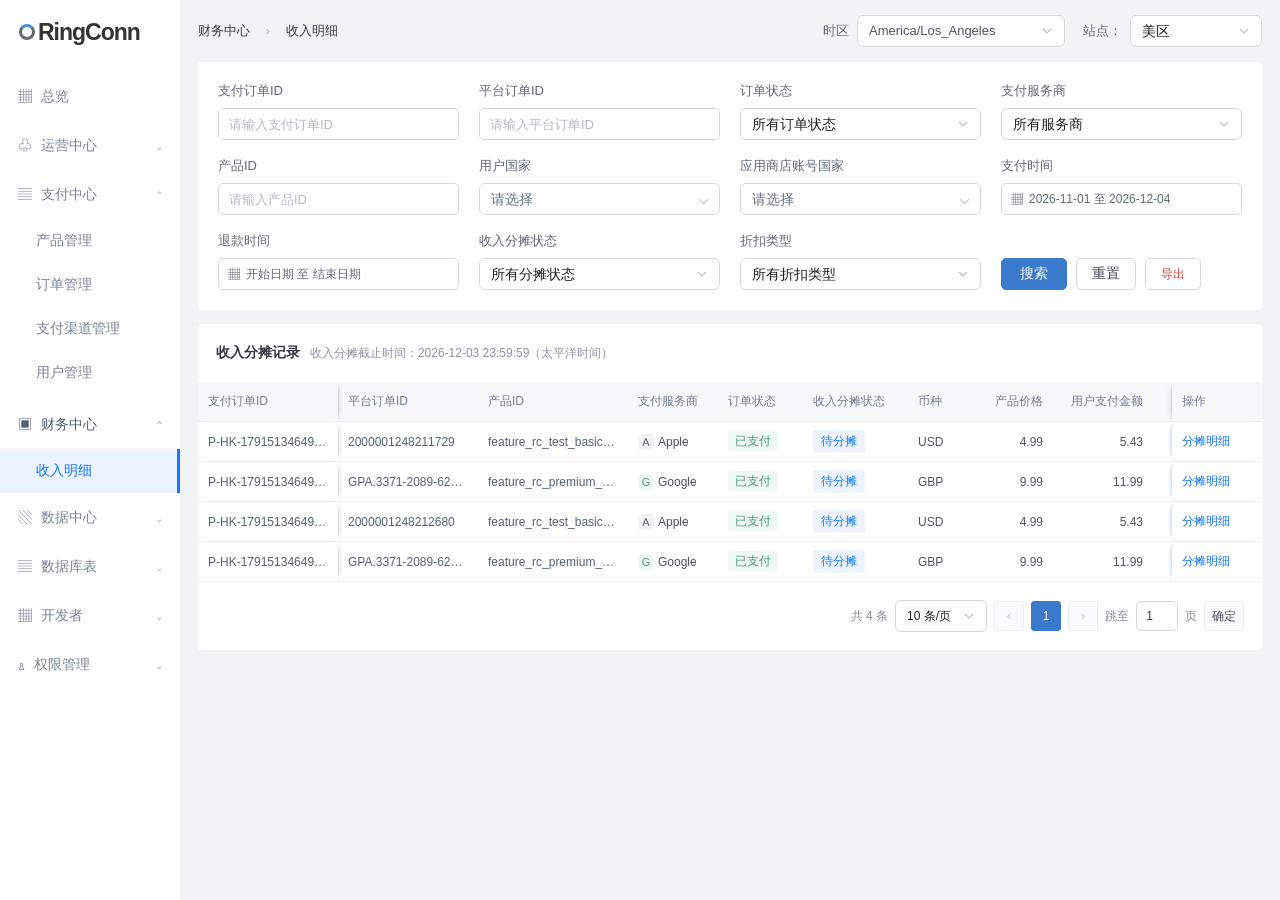
<file: index.html>
<!doctype html><html lang="zh-CN"><head><meta charset="UTF-8"><meta name="viewport" content="width=device-width,initial-scale=1"><title>收入明细 · RingConn 管理后台</title><link rel="stylesheet" href="styles.css?v=20261109-01"><link rel="stylesheet" href="select-design.css"></head><body>
<aside class="sidebar"><div class="brand"><i></i>RingConn</div><nav aria-label="主导航"><div class="nav-item">▦ <span>总览</span></div><div class="nav-item">♧ <span>运营中心</span><small>⌄</small></div><div class="nav-item">▤ <span id="payment-center-label">支付中心</span><small>⌃</small></div><div class="sub">产品管理</div><a class="sub" id="payment-nav" href="#orders">订单管理</a><div class="sub">支付渠道管理</div><div class="sub">用户管理</div><button class="nav-item finance" aria-expanded="true">▣ <span>财务中心</span><small>⌃</small></button><div id="finance-nav"><a class="sub active" href="#income">收入明细</a><a class="sub" href="#bills" hidden>账单汇总</a></div><div class="nav-item">▧ <span>数据中心</span><small>⌄</small></div><div class="nav-item">▤ <span>数据库表</span><small>⌄</small></div><div class="nav-item">▦ <span>开发者</span><small>⌄</small></div><div class="nav-item">♙ <span>权限管理</span><small>⌄</small></div></nav></aside>
<div id="timezone-notice" role="status" aria-live="polite" aria-atomic="true" hidden></div><main><header><div id="breadcrumb">财务中心 <b>›</b> 收入明细</div><div class="header-controls"><label class="timezone-field">时区<select id="timezone" aria-label="时区"><option>America/Los_Angeles</option><option>Asia/Shanghai</option></select></label><label class="site-field">站点：<select id="data-site" aria-label="站点"><option>中国大陆</option><option selected>美区</option><option>英区</option></select></label></div></header><div class="page-heading"><div><h1 id="page-title">收入明细</h1><p id="page-subtitle">查询订阅订单收入，追踪每日与每月的分摊记录</p></div></div>
<section id="payment-view" class="panel" hidden><div class="payment-tabs" role="tablist"><button role="tab" data-payment-tab="pay">支付订单</button><button role="tab" data-payment-tab="benefit" class="selected">权益订单</button></div><form id="payment-form"><div class="payment-filters"><label><span>权益订单ID</span><input name="entitlement" placeholder="请输入"></label><label><span>平台订单ID</span><input name="platform" placeholder="请输入"></label><label><span>RingConnID</span><input name="ring" placeholder="请输入 RingConnID，如 Ri"></label><label><span>状态</span><select name="status"><option value="">请选择</option><option>正常</option><option>已取消</option><option>已过期</option><option>已过期(退款)</option></select></label><label><span>产品ID</span><input name="product" placeholder="精确查询"></label><label><span>产品名称</span><input name="name" placeholder="左匹配模糊查询"></label><label><span>折扣类型</span><select name="discount"><option value="">请选择</option><option>标准</option><option>免费试用</option><option>—</option></select></label><label><span>数据来源</span><select name="source"><option value="">请选择</option><option>IOS</option><option>ANDROID</option></select></label><label><span>创建时间</span><div class="range"><input type="date" name="createdStart" aria-label="创建时间开始日期"><span>至</span><input type="date" name="createdEnd" aria-label="创建时间结束日期"></div></label><label><span>过期时间</span><div class="range"><input type="date" name="expiresStart" aria-label="过期时间开始日期"><span>至</span><input type="date" name="expiresEnd" aria-label="过期时间结束日期"></div></label></div><div id="payment-more" class="payment-filters" hidden><label><span>自动续订</span><select name="renew"><option value="">请选择</option><option>已开启续订</option><option>未开启/取消续订</option></select></label><label><span>产品类型</span><select name="type"><option value="">请选择</option><option>续订</option></select></label></div><div class="payment-actions"><button class="primary" type="submit">查询</button><button type="reset">重置</button><button class="primary" type="button" id="payment-export">导出</button><button class="primary" type="button" id="payment-gift">＋赠送权益</button><button class="text-link" type="button" id="payment-expand" aria-expanded="false">⌄ + 展开更多条件</button><span id="payment-message" role="status"></span></div></form><div class="table-scroll"><table class="payment-table"><thead id="payment-head"></thead><tbody id="payment-body"></tbody></table></div><div class="payment-bottom"><span id="payment-count"></span><div id="payment-pagination" class="pagination"></div></div></section>
<div id="payment-notice" role="status" aria-live="polite" hidden></div><dialog id="revoke-dialog" aria-labelledby="revoke-title" aria-describedby="revoke-description"><h2 id="revoke-title">撤销权益</h2><p id="revoke-order"></p><p id="revoke-description">确定后用户权益会立即撤销，同时用户会收到全额退款，是否要继续？</p><div class="revoke-actions"><button type="button" id="revoke-no" autofocus>否</button><button type="button" class="primary" id="revoke-yes">是</button></div></dialog><dialog id="gift-dialog"><form id="gift-form"><h2>赠送权益</h2><label>RingConnID<input name="ring" required placeholder="请输入 RingConnID"></label><label>产品<select name="product"><option value="feature_rc_test_basic_ar">月续订套餐</option><option value="feature_rc_test_pro_ar">年套餐</option></select></label><label>权益天数<input name="days" type="number" min="1" max="3650" value="30" required></label><div class="payment-actions"><button type="button" id="gift-cancel">取消</button><button type="submit" class="primary">确认赠送</button></div></form></dialog>
<p id="reset-result" role="status" hidden></p><section id="list-view"><form class="panel filters" id="search-form"><div class="filter-grid">
<label>支付订单ID<input name="order" placeholder="请输入支付订单ID" autocomplete="off"></label><label>平台订单ID<input name="platform" placeholder="请输入平台订单ID" autocomplete="off"></label><label>订单状态<select name="status"><option value="">所有订单状态</option><option>已支付</option><option>已退款</option><option>退款撤销</option></select></label><label>支付服务商<select name="provider"><option value="">所有服务商</option><option>Apple</option><option>Google</option></select></label>
<label>产品ID<input name="product" placeholder="请输入产品ID" autocomplete="off"></label><div class="field"><span>用户国家</span><div class="multi-select" id="user-country"></div></div><div class="field"><span>应用商店账号国家</span><div class="multi-select" id="account-country"></div></div><div class="field date-field"><span>支付时间</span><div class="unified-range" data-range="pay"><input type="hidden" name="payStart"><input type="hidden" name="payEnd"><button type="button" class="range-trigger" aria-label="支付时间范围" aria-haspopup="dialog">▦ <span>开始日期 至 结束日期</span></button></div></div>
<div class="field date-field"><span>退款时间</span><div class="unified-range" data-range="refund"><input type="hidden" name="refundStart"><input type="hidden" name="refundEnd"><button type="button" class="range-trigger" aria-label="退款时间范围" aria-haspopup="dialog">▦ <span>开始日期 至 结束日期</span></button></div></div><label>收入分摊状态<select name="allocationStatus"><option value="">所有分摊状态</option></select></label><label>折扣类型<select name="discountType"><option value="">所有折扣类型</option><option>免费试用</option><option>折扣</option><option>赠送</option><option>标准</option></select></label><div class="search-actions"><button class="primary" type="submit">搜索</button><button type="reset">重置</button><button type="button" id="export-open">导出</button><div id="export-history" class="export-history" hidden><div class="export-history-head"><strong>最近 3 条记录</strong><button type="button" id="export-new">新建导出</button></div><div id="export-history-list"></div></div><span id="search-error" role="alert"></span></div></div></form>
<section class="panel table-panel"><div class="table-heading"><h2>收入分摊记录 <span id="allocation-cutoff">收入分摊截止时间：—（太平洋时间）</span></h2></div><div class="table-scroll" id="order-scroll"><table class="orders"><colgroup><col style="width:140px"><col style="width:140px"><col style="width:150px"><col style="width:90px"><col style="width:85px"><col style="width:105px"><col style="width:60px"><col style="width:85px"><col style="width:100px"><col style="width:80px"><col style="width:90px"><col style="width:90px"><col style="width:90px"><col style="width:90px"><col style="width:90px"><col style="width:90px"><col style="width:95px"><col style="width:90px"><col style="width:90px"><col style="width:85px"><col style="width:140px"><col style="width:80px"><col style="width:150px"><col style="width:150px"><col style="width:150px"><col style="width:150px"><col style="width:170px"><col style="width:90px"></colgroup><thead id="order-head"></thead><tbody id="order-body"></tbody></table></div><div id="list-pagination" class="pagination"></div></section></section>
<section id="detail-view" hidden><button class="back" id="back">← 返回收入明细</button><p id="complete-result" role="status" hidden></p><section class="panel detail-summary" id="detail-summary"></section><section class="panel detail-table"><div class="ledger-toolbar"><div class="tabs" role="tablist"><button class="selected" role="tab" aria-selected="true" data-tab="daily">日分摊记录</button><button role="tab" aria-selected="false" data-tab="monthly">月分摊记录</button></div><div class="ledger-toolbar-actions"><button type="button" class="primary" id="ledger-add">新增记录</button><button type="button" id="ledger-complete">完成分摊</button></div></div><div class="table-scroll"><table class="ledger"><thead><tr><th>统计时间 <button type="button" class="header-filter" data-ledger-filter="date" popovertarget="ledger-filter-date" aria-label="筛选统计时间"><svg viewBox="0 0 16 16" width="14" height="14" aria-hidden="true" focusable="false"><path d="M2 3h12L9.5 8.2V13l-3-1.5V8.2L2 3Z" fill="none" stroke="currentColor" stroke-width="1.4" stroke-linecap="round" stroke-linejoin="round"/></svg></button></th><th>会计科目 <button type="button" class="header-filter" data-ledger-filter="account" popovertarget="ledger-filter-account" aria-label="筛选会计科目"><svg viewBox="0 0 16 16" width="14" height="14" aria-hidden="true" focusable="false"><path d="M2 3h12L9.5 8.2V13l-3-1.5V8.2L2 3Z" fill="none" stroke="currentColor" stroke-width="1.4" stroke-linecap="round" stroke-linejoin="round"/></svg></button></th><th>借贷方向 <button type="button" class="header-filter" data-ledger-filter="direction" popovertarget="ledger-filter-direction" aria-label="筛选借贷方向"><svg viewBox="0 0 16 16" width="14" height="14" aria-hidden="true" focusable="false"><path d="M2 3h12L9.5 8.2V13l-3-1.5V8.2L2 3Z" fill="none" stroke="currentColor" stroke-width="1.4" stroke-linecap="round" stroke-linejoin="round"/></svg></button></th><th>币种</th><th>金额</th><th>操作</th></tr></thead><tbody id="ledger-body"></tbody></table></div><div class="pagination" id="detail-pagination"></div></section></section>
<div id="export-toast" class="export-toast" role="status" aria-live="polite" hidden></div><section id="bills-view" hidden class="panel empty-page"><div>▤</div><h2>账单汇总</h2><p>本期预留入口，汇总功能待补充。</p><a href="#income">返回收入明细 →</a></section></main><dialog id="pending-dialog" aria-labelledby="pending-title"><div class="pending-modal-header"><h2 id="pending-title">待分摊记录</h2><button type="button" id="pending-close" aria-label="关闭弹窗">×</button></div><div class="pending-modal-content"><h3>收入记录</h3><table><thead><tr><th>内部订单ID</th><th>平台订单ID</th><th class="money">净利润</th><th>支付时间</th></tr></thead><tbody id="pending-income-body"></tbody></table><h3>退款记录</h3><table><thead><tr><th>内部订单ID</th><th>平台订单ID</th><th class="money">净退款额</th><th>退款时间</th></tr></thead><tbody id="pending-refund-body"></tbody></table></div><div class="pending-modal-footer"><button type="button" id="pending-done">关闭</button></div></dialog><dialog id="export-dialog" aria-labelledby="export-title"><form id="export-form" novalidate><div class="export-header"><h2 id="export-title">导出收入分摊数据</h2><button type="button" id="export-close" aria-label="关闭导出弹窗">×</button></div><label><span><b class="required">*</b> 收入分摊日期</span><div class="unified-range export-range" data-range="export"><input type="hidden" name="start"><input type="hidden" name="end"><button type="button" class="range-trigger" aria-label="收入分摊日期范围" aria-haspopup="dialog">▦ <span>开始日期 至 结束日期</span></button></div></label><p class="export-note">按当前筛选结果导出所选日期范围内的分摊记录及对应订单，包含全部分页。日期按太平洋时间计算，月明细由所选范围内的日明细汇总。</p><p id="export-error" role="alert"></p><div class="export-actions"><button type="button" id="export-cancel">取消</button><button type="submit" class="primary">导出</button></div></form></dialog><dialog id="amount-dialog" aria-labelledby="amount-title"><form id="amount-form" novalidate><div class="export-header"><h2 id="amount-title">重置分摊</h2><button type="button" id="amount-close" aria-label="关闭重置分摊">×</button></div><p id="reset-eligibility" role="status"></p><div id="amount-meta" class="summary-grid"></div><fieldset id="amount-apple-option"><legend>是否匹配报表内金额</legend><label><input type="radio" name="reportMatched" value="yes" checked>是</label><label><input type="radio" name="reportMatched" value="no">否</label></fieldset><div id="amount-fields" class="amount-fields"></div><p id="amount-error" role="alert"></p><div class="export-actions"><button type="button" id="amount-cancel">取消</button><button type="submit" class="primary">提交</button></div></form></dialog><div popover id="ledger-filter-date" class="ledger-filter-popup"><form data-filter-form="date"><div class="unified-range" data-range="stat"><input type="hidden" name="start"><input type="hidden" name="end"><button type="button" class="range-trigger" aria-label="统计时间范围" aria-haspopup="dialog">▦ <span>开始日期 至 结束日期</span></button></div><p class="filter-error" role="alert"></p><div class="export-actions"><button type="button" data-filter-reset>重置</button><button type="submit" class="primary">确定</button></div></form></div><div popover id="ledger-filter-account" class="ledger-filter-popup"><form data-filter-form="account"><label>会计科目<select name="account"><option value="">全部会计科目</option><option>平台应收账款</option><option>合同负债</option><option>主营业务收入</option><option>销售费用</option></select></label><div class="export-actions"><button type="button" data-filter-reset>重置</button><button type="submit" class="primary">确定</button></div></form></div><div popover id="ledger-filter-direction" class="ledger-filter-popup"><form data-filter-form="direction"><label>借贷方向<select name="direction"><option value="">全部借贷方向</option><option>借记</option><option>贷记</option></select></label><div class="export-actions"><button type="button" data-filter-reset>重置</button><button type="submit" class="primary">确定</button></div></form></div><dialog id="ledger-edit-dialog" aria-labelledby="ledger-edit-title"><form id="ledger-edit-form" novalidate><div class="export-header"><h2 id="ledger-edit-title">编辑分摊记录</h2><button type="button" id="ledger-edit-close" aria-label="关闭编辑分摊记录">×</button></div><div id="ledger-edit-meta" class="summary-grid"></div><div class="ledger-edit-grid"><div class="ledger-edit-grid-head"><span>会计科目</span><span>借贷方向</span><span>金额</span></div><div id="ledger-edit-rows"></div></div><p id="ledger-edit-error" role="alert"></p><div class="export-actions"><button type="button" id="ledger-edit-cancel">取消</button><button type="submit" class="primary">提交</button></div></form></dialog><dialog id="ledger-add-dialog" aria-labelledby="ledger-add-title"><form id="ledger-add-form" novalidate><div class="export-header"><h2 id="ledger-add-title">新增记录</h2><button type="button" id="ledger-add-close" aria-label="关闭新增记录">×</button></div><label><span><b class="required" aria-hidden="true">*</b> 统计开始时间（太平洋时间）</span><div class="manual-date"><input type="date" name="startDate" aria-label="统计开始日期"><input value="23:59:59" readonly aria-label="统计开始固定时间" tabindex="-1"></div></label><label>统计结束时间（太平洋时间）<div class="manual-date"><input type="date" name="endDate" aria-label="统计结束日期"><input value="23:59:59" readonly aria-label="统计结束固定时间" tabindex="-1"></div></label><p id="manual-cutoff" class="manual-cutoff"></p><div id="manual-entries" class="manual-entries"></div><button type="button" id="manual-add-entry" class="manual-add-entry">＋ 新增会计科目</button><p id="ledger-add-error" role="alert"></p><div class="export-actions"><button type="button" id="ledger-add-cancel">取消</button><button type="submit" class="primary">提交</button></div></form></dialog><dialog id="ledger-complete-dialog" aria-labelledby="ledger-complete-title"><h2 id="ledger-complete-title">完成分摊</h2><p>确定后订单收入分摊将终止，是否需要继续？</p><p id="ledger-complete-error" role="alert"></p><div class="export-actions"><button type="button" id="ledger-complete-cancel">否</button><button type="button" class="primary" id="ledger-complete-confirm">是</button></div></dialog><div id="range-calendar" popover="manual" role="dialog" aria-label="选择时间范围"><div class="calendar-nav"><button type="button" data-month-shift="-12" aria-label="上一年">«</button><button type="button" data-month-shift="-1" aria-label="上个月">‹</button><span>选择开始和结束日期</span><button type="button" data-month-shift="1" aria-label="下个月">›</button><button type="button" data-month-shift="12" aria-label="下一年">»</button></div><div id="range-months"></div><div class="calendar-footer"><span id="range-selection" role="status"></span><button type="button" id="range-clear">清空</button><button type="button" id="range-cancel">取消</button><button type="button" class="primary" id="range-apply">确定</button></div></div><script src="model.js?v=20261109-04"></script><script src="payment.js?v=20261109-05"></script><script src="app.js?v=20261109-05"></script><script src="select-design.js?v=20261105-04"></script></body></html>
</file>
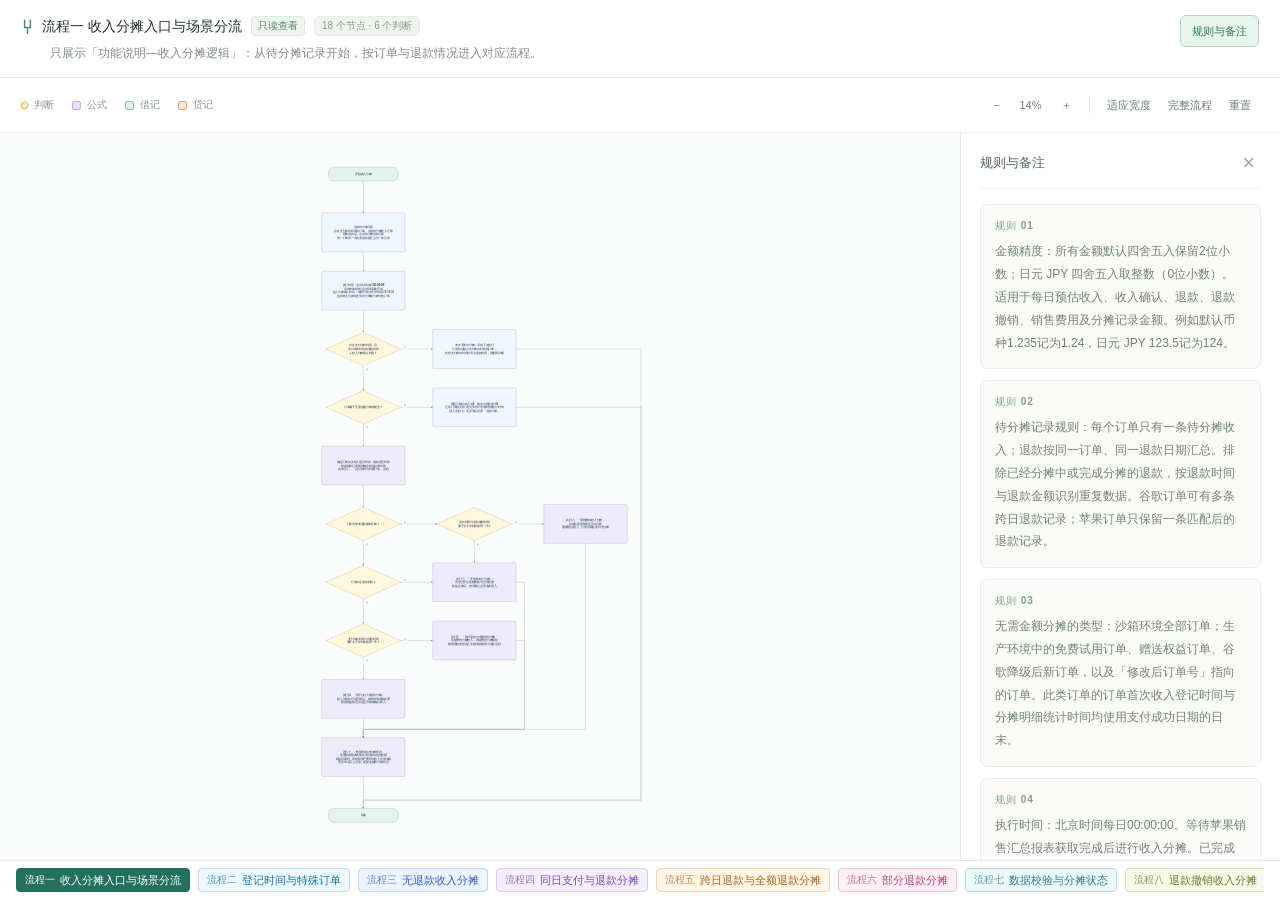
<file: flowcharts/index.html>
<!doctype html>
<html lang="zh-CN">
<head>
  <meta charset="utf-8">
  <meta name="viewport" content="width=device-width,initial-scale=1">
  <meta name="description" content="订阅收入分摊的完整业务流程，按收入登记、日分摊、退款处理与完成校验逐项查看。">
  <title>收入分摊 · 业务流程</title>
  <link rel="stylesheet" href="styles.css?v=6dd25c232891">
  <script defer src="data.js?v=f6cc855a93ab"></script>
  <script defer src="app.js?v=b21f49b5b0e4"></script>
</head>
<body>
  <main class="preview-shell">
      <section class="workspace" aria-label="流程查看区域" aria-labelledby="diagram-title">
        <div class="workspace-header"><div class="workspace-heading"><div class="diagram-tab"><span class="tab-icon" aria-hidden="true">⑂</span><h1 id="diagram-title">流程一 收入分摊入口与场景分流</h1><span class="readonly-chip">只读查看</span><span id="node-count" class="count-chip"></span></div><p id="flow-description" class="flow-description"></p></div><div class="workspace-actions"><button id="rules-toggle" class="button" aria-expanded="true" aria-controls="details-panel">规则与备注</button></div></div>
        <div class="diagram-toolbar"><div class="legend" aria-label="图例"><span><i class="legend-decision"></i>判断</span><span><i class="legend-formula"></i>公式</span><span><i class="legend-debit"></i>借记</span><span><i class="legend-credit"></i>贷记</span></div><div class="view-controls" aria-label="流程图视图控制"><button id="zoom-out" title="缩小" aria-label="缩小">−</button><output id="zoom-value" aria-live="polite">75%</output><button id="zoom-in" title="放大" aria-label="放大">＋</button><span class="control-divider"></span><button id="fit-width">适应宽度</button><button id="fit-all">完整流程</button><button id="reset-view">重置</button></div></div>
        <div class="canvas-layout"><div class="canvas" id="canvas" tabindex="0" aria-label="流程图画布，可拖动平移或使用视图控制缩放"><div class="scene" id="scene"></div><div class="canvas-loading" id="canvas-loading">正在加载流程图…</div></div><aside class="details-panel" id="details-panel" aria-label="规则与步骤详情"><div class="details-header"><h2 id="details-title">规则与备注</h2><button id="details-close" aria-label="关闭详情">×</button></div><div id="details-content"></div><p id="flow-source" class="flow-source"></p></aside></div>
        <footer class="workspace-footer"><nav id="fullscreen-flow-tabs" class="fullscreen-flow-tabs" aria-label="流程切换"></nav></footer>
      </section>
  </main>
  <div id="live-message" class="sr-only" role="status" aria-live="polite"></div>
</body>
</html>
</file>
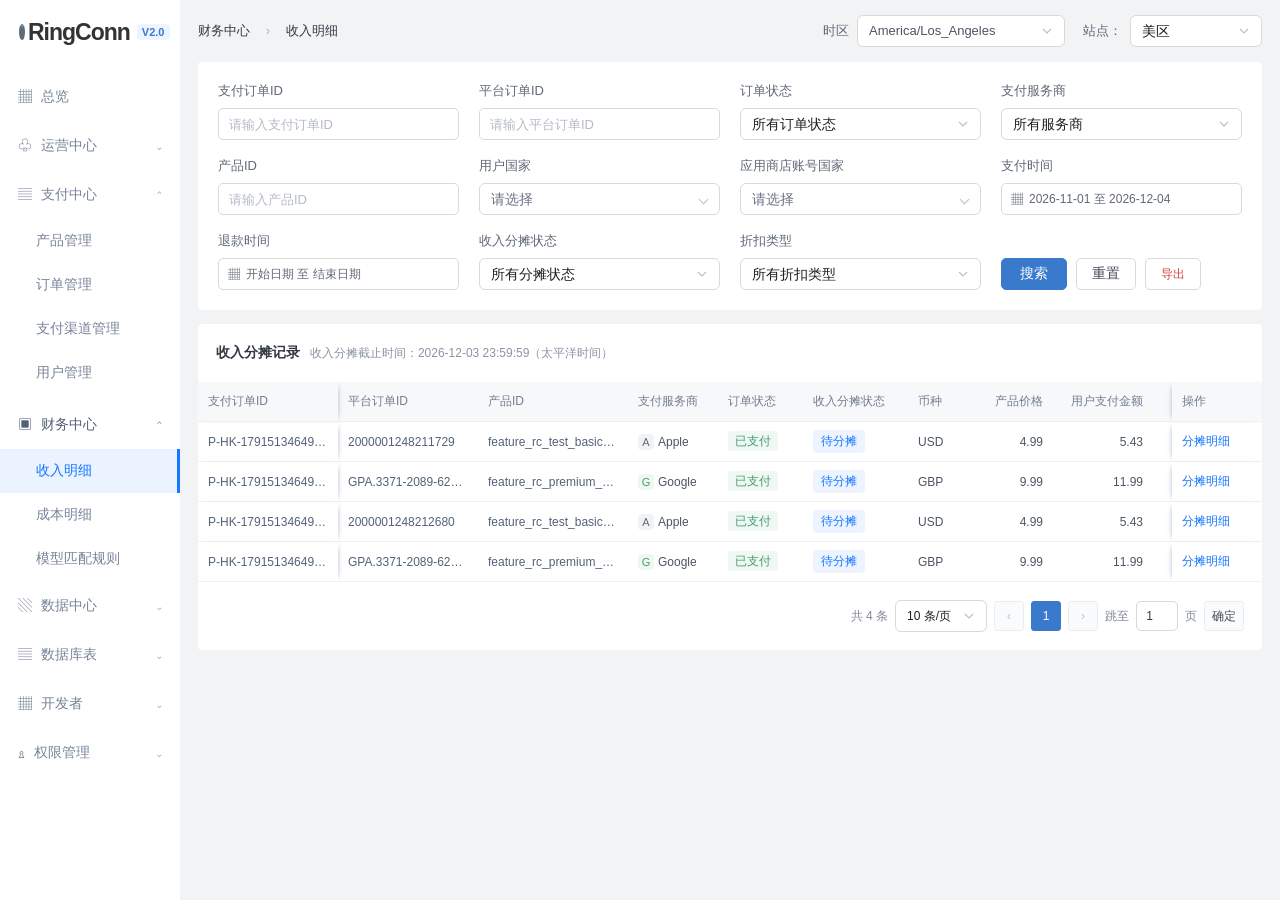
<file: v2/index.html>
<!doctype html><html lang="zh-CN"><head><meta charset="UTF-8"><meta name="viewport" content="width=device-width,initial-scale=1"><title>财务中心 V2.0 · RingConn 管理后台</title><link rel="stylesheet" href="styles.css?v=20261127-aliyun-bill-import"><link rel="stylesheet" href="select-design.css"></head><body>
<aside class="sidebar"><div class="brand"><i></i>RingConn <span class="prototype-version">V2.0</span></div><nav aria-label="主导航"><div class="nav-item">▦ <span>总览</span></div><div class="nav-item">♧ <span>运营中心</span><small>⌄</small></div><div class="nav-item">▤ <span id="payment-center-label">支付中心</span><small>⌃</small></div><div class="sub">产品管理</div><a class="sub" id="payment-nav" href="#orders">订单管理</a><div class="sub">支付渠道管理</div><div class="sub">用户管理</div><button class="nav-item finance" aria-expanded="true">▣ <span>财务中心</span><small>⌃</small></button><div id="finance-nav"><a class="sub active" href="#income">收入明细</a><a class="sub" href="#cost-details">成本明细</a><a class="sub" href="#cost-config">模型匹配规则</a><a class="sub" href="#bills" hidden>账单汇总</a></div><div class="nav-item">▧ <span>数据中心</span><small>⌄</small></div><div class="nav-item">▤ <span>数据库表</span><small>⌄</small></div><div class="nav-item">▦ <span>开发者</span><small>⌄</small></div><div class="nav-item">♙ <span>权限管理</span><small>⌄</small></div></nav></aside>
<div id="timezone-notice" role="status" aria-live="polite" aria-atomic="true" hidden></div><main><header><div id="breadcrumb">财务中心 <b>›</b> 收入明细</div><div class="header-controls"><label class="timezone-field">时区<select id="timezone" aria-label="时区"><option>America/Los_Angeles</option><option>Asia/Shanghai</option><option value="UTC">UTC/GMT</option></select></label><label class="site-field">站点：<select id="data-site" aria-label="站点"><option>中国大陆</option><option selected>美区</option><option>英区</option></select></label></div></header><div class="page-heading"><div><h1 id="page-title">收入明细</h1><p id="page-subtitle">查询订阅订单收入，追踪每日与每月的分摊记录</p></div></div>
<section id="payment-view" class="panel" hidden><div class="payment-tabs" role="tablist"><button role="tab" data-payment-tab="pay">支付订单</button><button role="tab" data-payment-tab="benefit" class="selected">权益订单</button></div><form id="payment-form"><div class="payment-filters"><label><span>权益订单ID</span><input name="entitlement" placeholder="请输入"></label><label><span>平台订单ID</span><input name="platform" placeholder="请输入"></label><label><span>RingConnID</span><input name="ring" placeholder="请输入 RingConnID，如 Ri"></label><label><span>状态</span><select name="status"><option value="">请选择</option><option>正常</option><option>已取消</option><option>已过期</option><option>已过期(退款)</option></select></label><label><span>产品ID</span><input name="product" placeholder="精确查询"></label><label><span>产品名称</span><input name="name" placeholder="左匹配模糊查询"></label><label><span>折扣类型</span><select name="discount"><option value="">请选择</option><option>标准</option><option>免费试用</option><option>—</option></select></label><label><span>数据来源</span><select name="source"><option value="">请选择</option><option>IOS</option><option>ANDROID</option></select></label><label><span>创建时间</span><div class="range"><input type="date" name="createdStart" aria-label="创建时间开始日期"><span>至</span><input type="date" name="createdEnd" aria-label="创建时间结束日期"></div></label><label><span>过期时间</span><div class="range"><input type="date" name="expiresStart" aria-label="过期时间开始日期"><span>至</span><input type="date" name="expiresEnd" aria-label="过期时间结束日期"></div></label></div><div id="payment-more" class="payment-filters" hidden><label><span>自动续订</span><select name="renew"><option value="">请选择</option><option>已开启续订</option><option>未开启/取消续订</option></select></label><label><span>产品类型</span><select name="type"><option value="">请选择</option><option>续订</option></select></label></div><div class="payment-actions"><button class="primary" type="submit">查询</button><button type="reset">重置</button><button class="primary" type="button" id="payment-export">导出</button><button class="primary" type="button" id="payment-gift">＋赠送权益</button><button class="text-link" type="button" id="payment-expand" aria-expanded="false">⌄ + 展开更多条件</button><span id="payment-message" role="status"></span></div></form><div class="table-scroll"><table class="payment-table"><thead id="payment-head"></thead><tbody id="payment-body"></tbody></table></div><div class="payment-bottom"><span id="payment-count"></span><div id="payment-pagination" class="pagination"></div></div></section>
<div id="payment-notice" role="status" aria-live="polite" hidden></div><dialog id="revoke-dialog" aria-labelledby="revoke-title" aria-describedby="revoke-description"><h2 id="revoke-title">撤销权益</h2><p id="revoke-order"></p><p id="revoke-description">确定后用户权益会立即撤销，同时用户会收到全额退款，是否要继续？</p><div class="revoke-actions"><button type="button" id="revoke-no" autofocus>否</button><button type="button" class="primary" id="revoke-yes">是</button></div></dialog><dialog id="gift-dialog"><form id="gift-form"><h2>赠送权益</h2><label>RingConnID<input name="ring" required placeholder="请输入 RingConnID"></label><label>产品<select name="product"><option value="feature_rc_test_basic_ar">月续订套餐</option><option value="feature_rc_test_pro_ar">年套餐</option></select></label><label>权益天数<input name="days" type="number" min="1" max="3650" value="30" required></label><div class="payment-actions"><button type="button" id="gift-cancel">取消</button><button type="submit" class="primary">确认赠送</button></div></form></dialog>
<p id="reset-result" role="status" hidden></p><section id="list-view"><form class="panel filters" id="search-form"><div class="filter-grid">
<label>支付订单ID<input name="order" placeholder="请输入支付订单ID" autocomplete="off"></label><label>平台订单ID<input name="platform" placeholder="请输入平台订单ID" autocomplete="off"></label><label>订单状态<select name="status"><option value="">所有订单状态</option><option>已支付</option><option>已退款</option><option>退款撤销</option></select></label><label>支付服务商<select name="provider"><option value="">所有服务商</option><option>Apple</option><option>Google</option></select></label>
<label>产品ID<input name="product" placeholder="请输入产品ID" autocomplete="off"></label><div class="field"><span>用户国家</span><div class="multi-select" id="user-country"></div></div><div class="field"><span>应用商店账号国家</span><div class="multi-select" id="account-country"></div></div><div class="field date-field"><span>支付时间</span><div class="unified-range" data-range="pay"><input type="hidden" name="payStart"><input type="hidden" name="payEnd"><button type="button" class="range-trigger" aria-label="支付时间范围" aria-haspopup="dialog">▦ <span>开始日期 至 结束日期</span></button></div></div>
<div class="field date-field"><span>退款时间</span><div class="unified-range" data-range="refund"><input type="hidden" name="refundStart"><input type="hidden" name="refundEnd"><button type="button" class="range-trigger" aria-label="退款时间范围" aria-haspopup="dialog">▦ <span>开始日期 至 结束日期</span></button></div></div><label>收入分摊状态<select name="allocationStatus"><option value="">所有分摊状态</option></select></label><label>折扣类型<select name="discountType"><option value="">所有折扣类型</option><option>免费试用</option><option>折扣</option><option>赠送</option><option>标准</option></select></label><div class="search-actions"><button class="primary" type="submit">搜索</button><button type="reset">重置</button><button type="button" id="export-open">导出</button><div id="export-history" class="export-history" hidden><div class="export-history-head"><strong>最近 3 条记录</strong><button type="button" id="export-new">新建导出</button></div><div id="export-history-list"></div></div><span id="search-error" role="alert"></span></div></div></form>
<section class="panel table-panel"><div class="table-heading"><h2>收入分摊记录 <span id="allocation-cutoff">收入分摊截止时间：—（太平洋时间）</span></h2></div><div class="table-scroll" id="order-scroll"><table class="orders"><colgroup><col style="width:140px"><col style="width:140px"><col style="width:150px"><col style="width:90px"><col style="width:85px"><col style="width:105px"><col style="width:60px"><col style="width:85px"><col style="width:100px"><col style="width:80px"><col style="width:90px"><col style="width:90px"><col style="width:90px"><col style="width:90px"><col style="width:90px"><col style="width:90px"><col style="width:95px"><col style="width:90px"><col style="width:90px"><col style="width:85px"><col style="width:140px"><col style="width:80px"><col style="width:150px"><col style="width:150px"><col style="width:150px"><col style="width:150px"><col style="width:170px"><col style="width:90px"></colgroup><thead id="order-head"></thead><tbody id="order-body"></tbody></table></div><div id="list-pagination" class="pagination"></div></section></section>
<section id="detail-view" hidden><button class="back" id="back">← 返回收入明细</button><p id="complete-result" role="status" hidden></p><section class="panel detail-summary" id="detail-summary"></section><section class="panel detail-table"><div class="ledger-toolbar"><div class="tabs" role="tablist"><button class="selected" role="tab" aria-selected="true" data-tab="daily">日分摊记录</button><button role="tab" aria-selected="false" data-tab="monthly">月分摊记录</button></div><div class="ledger-toolbar-actions"><button type="button" class="primary" id="ledger-add">新增记录</button><button type="button" id="ledger-complete">完成分摊</button></div></div><div class="table-scroll"><table class="ledger"><thead><tr><th>统计时间 <button type="button" class="header-filter" data-ledger-filter="date" popovertarget="ledger-filter-date" aria-label="筛选统计时间"><svg viewBox="0 0 16 16" width="14" height="14" aria-hidden="true" focusable="false"><path d="M2 3h12L9.5 8.2V13l-3-1.5V8.2L2 3Z" fill="none" stroke="currentColor" stroke-width="1.4" stroke-linecap="round" stroke-linejoin="round"/></svg></button></th><th>会计科目 <button type="button" class="header-filter" data-ledger-filter="account" popovertarget="ledger-filter-account" aria-label="筛选会计科目"><svg viewBox="0 0 16 16" width="14" height="14" aria-hidden="true" focusable="false"><path d="M2 3h12L9.5 8.2V13l-3-1.5V8.2L2 3Z" fill="none" stroke="currentColor" stroke-width="1.4" stroke-linecap="round" stroke-linejoin="round"/></svg></button></th><th>借贷方向 <button type="button" class="header-filter" data-ledger-filter="direction" popovertarget="ledger-filter-direction" aria-label="筛选借贷方向"><svg viewBox="0 0 16 16" width="14" height="14" aria-hidden="true" focusable="false"><path d="M2 3h12L9.5 8.2V13l-3-1.5V8.2L2 3Z" fill="none" stroke="currentColor" stroke-width="1.4" stroke-linecap="round" stroke-linejoin="round"/></svg></button></th><th>币种</th><th>金额</th><th>操作</th></tr></thead><tbody id="ledger-body"></tbody></table></div><div class="pagination" id="detail-pagination"></div></section></section>
<section id="cost-details-view" hidden>
  <form id="cost-search" class="panel filters cost-filters">
    <label>模型名称<select name="model"><option value="">全部模型</option></select></label>
    <div class="field"><span>产品名称</span><div class="multi-select" id="cost-products"></div></div>
    <div class="field"><span>使用类型</span><div class="multi-select" id="cost-usage-types"></div></div>
    <div class="field"><span>环境</span><div class="multi-select" id="cost-bill-environments"></div></div>
    <div class="field"><span>费用来源</span><div class="multi-select" id="cost-fee-sources"></div></div>
    <div class="field"><span>统计时间</span><div class="unified-range" data-range="cost">
      <input type="hidden" name="start"><input type="hidden" name="end">
      <button type="button" class="range-trigger" aria-label="统计时间范围" aria-haspopup="dialog">▦ <span>开始日期 至 结束日期</span></button>
    </div></div>
    <div class="cost-actions">
      <button type="submit" class="primary">搜索</button><button type="reset">重置</button>
      <button type="button" id="cost-import-open">导入账单</button>
      <button type="button" id="cost-export-open">导出</button>
      <div class="cost-export-control">
        <button type="button" id="cost-export-records" aria-expanded="false" aria-controls="cost-export-history">导出记录</button>
        <section id="cost-export-history" class="export-history" aria-label="成本导出记录" hidden>
          <div class="export-history-head"><strong>最近 3 条导出记录</strong></div>
          <div id="cost-export-history-list" aria-live="polite"></div>
        </section>
      </div>
    </div>
  </form>
  <section class="panel">
    <div class="table-heading"><div class="tabs" role="group" aria-label="统计维度">
      <button type="button" class="selected" data-cost-grain="day" aria-pressed="true">日维度</button>
      <button type="button" data-cost-grain="month" aria-pressed="false">月维度</button>
    </div></div>
    <div class="table-scroll cost-summary-scroll"><table class="cost-table cost-summary-table" aria-label="成本汇总">
      <colgroup><col class="cost-expand-column"><col><col><col><col><col><col><col><col><col><col><col></colgroup>
      <thead><tr>
        <th scope="col" class="cost-expand-cell" aria-label="展开明细"></th>
        <th scope="col">统计时间</th><th scope="col">产品名称</th><th scope="col">使用类型</th><th scope="col">环境</th><th scope="col">费用来源</th>
        <th scope="col" class="money">消耗 Token <button type="button" class="cost-token-help" aria-label="消耗 Token 说明" aria-controls="cost-token-tip" popovertarget="cost-token-tip" aria-expanded="false" data-cost-token-help>?</button></th>
        <th scope="col" class="money">实际消耗 Token <button type="button" class="cost-token-help" aria-label="实际消耗 Token 说明" aria-controls="cost-token-tip" popovertarget="cost-token-tip" aria-expanded="false" data-cost-token-help>?</button></th>
        <th scope="col" class="money">查询/存储费用</th><th scope="col" class="money">Token费用</th>
        <th scope="col" class="money">费用总金额</th><th scope="col" class="money">费用总金额(USD)</th>
      </tr></thead>
      <tbody id="cost-summary-body"></tbody>
    </table></div>
    <div id="cost-summary-pages" class="pagination"></div>
  </section>
</section>
<div id="cost-text-tooltip" class="cost-text-tooltip" role="tooltip" popover="manual"></div>
<div id="cost-token-tip" class="cost-text-tooltip" role="tooltip" popover="auto">包含输入/输出 Token</div>
<dialog id="cost-import-dialog" class="cost-dialog" aria-labelledby="cost-import-title">
  <form id="cost-import-form">
    <div class="export-header"><h2 id="cost-import-title">导入账单</h2><button type="button" data-close-cost aria-label="关闭弹窗">×</button></div>
    <div class="cost-config-fields">
      <p id="cost-import-scope" class="cost-import-scope"></p>
      <div id="cost-import-mainland" class="cost-config-fields">
        <p id="cost-import-help">请直接从阿里云下载账单并导入</p>
        <label><span><b class="required" aria-hidden="true">*</b> 账单（aliyun_bill_details.csv）</span><input type="file" name="bill" accept=".csv,text/csv" aria-describedby="cost-import-help"></label>
      </div>
      <div id="cost-import-aws" class="cost-config-fields" hidden>
        <p id="cost-import-aws-help">请直接从 AWS 下载账单并导入</p>
        <label><span><b class="required" aria-hidden="true">*</b> 模型消耗数据（model_usage.csv）</span><input type="file" name="modelUsage" accept=".csv,text/csv" aria-describedby="cost-import-aws-help"></label>
        <label><span><b class="required" aria-hidden="true">*</b> 接口调用数据（feature_usage.csv）</span><input type="file" name="featureUsage" accept=".csv,text/csv"></label>
        <label><span><b class="required" aria-hidden="true">*</b> 账单（cost_details.csv）</span><input type="file" name="costDetails" accept=".csv,text/csv"></label>
      </div>
    </div>
    <p id="cost-import-error" class="cost-error" role="alert"></p>
    <p id="cost-import-progress" class="cost-import-progress" role="status"></p>
    <div class="export-actions"><button type="button" data-close-cost>取消</button><button type="submit" class="primary">导入</button></div>
  </form>
</dialog>
<dialog id="cost-export-dialog" class="cost-dialog" aria-labelledby="cost-export-title">
  <form id="cost-export-form" novalidate>
    <div class="export-header"><h2 id="cost-export-title">导出成本明细</h2><button type="button" data-close-cost aria-label="关闭弹窗">×</button></div>
    <div class="cost-config-fields">
      <fieldset><legend><b class="required" aria-hidden="true">*</b> 导出数据维度</legend>
        <div class="cost-options">
          <label><input type="radio" name="grain" value="day" checked>日维度</label>
          <label><input type="radio" name="grain" value="month">月维度</label>
        </div>
      </fieldset>
      <fieldset id="cost-export-day-range"><legend><b class="required" aria-hidden="true">*</b> 日期范围</legend>
        <div class="cost-export-range"><label>开始日期<input type="date" name="dayStart"></label><span aria-hidden="true">至</span><label>结束日期<input type="date" name="dayEnd"></label></div>
      </fieldset>
      <fieldset id="cost-export-month-range" hidden><legend><b class="required" aria-hidden="true">*</b> 月份范围</legend>
        <div class="cost-export-range"><label>开始月份<input type="month" name="monthStart" placeholder="YYYY-MM"></label><span aria-hidden="true">至</span><label>结束月份<input type="month" name="monthEnd" placeholder="YYYY-MM"></label></div>
      </fieldset>
      <p id="cost-export-scope" class="export-note"></p>
    </div>
    <p id="cost-export-error" class="cost-error" role="alert"></p>
    <div class="export-actions"><button type="button" data-close-cost>取消</button><button type="submit" class="primary">导出</button></div>
  </form>
</dialog>
<section id="cost-config-view" class="panel" hidden>
  <div class="table-heading">
    <div class="tabs" id="cost-rule-tabs" role="tablist" aria-label="模型匹配规则">
      <button type="button" id="cost-rule-model-tab" class="selected" role="tab" aria-selected="true" aria-controls="cost-rule-model-panel">模型规则</button>
      <button type="button" id="cost-rule-source-tab" role="tab" aria-selected="false" aria-controls="cost-rule-source-panel" tabindex="-1">费用来源匹配规则</button>
    </div>
    <button type="button" class="primary" id="cost-config-add">＋ 新增配置</button>
  </div>
  <div id="cost-rule-model-panel" role="tabpanel" aria-labelledby="cost-rule-model-tab">
    <div class="table-scroll"><table class="cost-table" aria-label="模型规则">
      <thead><tr><th scope="col">配置 ID</th><th scope="col">模型名称</th><th scope="col">站点</th><th scope="col">生效时间</th><th scope="col">费用类型</th><th scope="col">更新时间</th><th scope="col">操作人</th><th scope="col">操作</th></tr></thead>
      <tbody id="cost-config-body"></tbody>
    </table></div>
    <div id="cost-config-pages" class="pagination"></div>
  </div>
  <div id="cost-rule-source-panel" class="cost-rule-empty" role="tabpanel" aria-labelledby="cost-rule-source-tab" tabindex="0" hidden>待补充</div>
</section>
<dialog id="cost-config-dialog" class="cost-dialog" aria-labelledby="cost-config-title">
  <form id="cost-config-form">
    <div class="export-header"><h2 id="cost-config-title">新增配置</h2><button type="button" data-close-cost aria-label="关闭弹窗">×</button></div>
    <div class="cost-config-fields">
      <label><span><b class="required" aria-hidden="true">*</b> 模型名称</span><input name="modelName" required placeholder="请输入模型名称" maxlength="80"></label>
      <fieldset><legend><b class="required" aria-hidden="true">*</b> 站点</legend>
        <div class="cost-options"><label><input type="checkbox" name="site" value="中国大陆">中国大陆</label><label><input type="checkbox" name="site" value="英区">英区</label><label><input type="checkbox" name="site" value="美区">美区</label></div>
      </fieldset>
      <label><span><b class="required" aria-hidden="true">*</b> 生效时间</span><input type="date" name="effective" required></label>
      <label><span><b class="required" aria-hidden="true">*</b> 费用类型</span>
        <select name="feeType" required><option selected>模型Token消耗</option></select>
      </label>
      <fieldset><legend><b class="required" aria-hidden="true">*</b> 匹配规则</legend>
        <p>按账单模型名称所含字符匹配。每条规则独立判断，命中任意一条规则即可。</p>
        <div id="cost-rule-list"></div>
        <button type="button" id="cost-rule-add" class="cost-rule-add">＋ 新增匹配规则</button>
      </fieldset>
    </div>
    <p id="cost-config-error" class="cost-error" role="alert"></p>
    <div class="export-actions"><button type="button" data-close-cost>取消</button><button type="submit" class="primary">提交</button></div>
  </form>
</dialog>
<dialog id="cost-delete-dialog" class="cost-dialog cost-delete-dialog" aria-labelledby="cost-delete-title">
  <h2 id="cost-delete-title">删除配置</h2>
  <p id="cost-delete-message"></p>
  <div class="export-actions"><button type="button" data-close-cost autofocus>取消</button><button type="button" class="primary" id="cost-delete-confirm">确定</button></div>
</dialog>
<p id="cost-status" role="status" class="cost-status" hidden></p>
<div id="export-toast" class="export-toast" role="status" aria-live="polite" hidden></div><section id="bills-view" hidden class="panel empty-page"><div>▤</div><h2>账单汇总</h2><p>本期预留入口，汇总功能待补充。</p><a href="#income">返回收入明细 →</a></section></main><dialog id="pending-dialog" aria-labelledby="pending-title"><div class="pending-modal-header"><h2 id="pending-title">待分摊记录</h2><button type="button" id="pending-close" aria-label="关闭弹窗">×</button></div><div class="pending-modal-content"><h3>收入记录</h3><table><thead><tr><th>内部订单ID</th><th>平台订单ID</th><th class="money">净利润</th><th>支付时间</th></tr></thead><tbody id="pending-income-body"></tbody></table><h3>退款记录</h3><table><thead><tr><th>内部订单ID</th><th>平台订单ID</th><th class="money">净退款额</th><th>退款时间</th></tr></thead><tbody id="pending-refund-body"></tbody></table></div><div class="pending-modal-footer"><button type="button" id="pending-done">关闭</button></div></dialog><dialog id="export-dialog" aria-labelledby="export-title"><form id="export-form" novalidate><div class="export-header"><h2 id="export-title">导出收入分摊数据</h2><button type="button" id="export-close" aria-label="关闭导出弹窗">×</button></div><label><span><b class="required">*</b> 收入分摊日期</span><div class="unified-range export-range" data-range="export"><input type="hidden" name="start"><input type="hidden" name="end"><button type="button" class="range-trigger" aria-label="收入分摊日期范围" aria-haspopup="dialog">▦ <span>开始日期 至 结束日期</span></button></div></label><p class="export-note">按当前筛选结果导出所选日期范围内的分摊记录及对应订单，包含全部分页。日期按太平洋时间计算，月明细由所选范围内的日明细汇总。</p><p id="export-error" role="alert"></p><div class="export-actions"><button type="button" id="export-cancel">取消</button><button type="submit" class="primary">导出</button></div></form></dialog><dialog id="amount-dialog" aria-labelledby="amount-title"><form id="amount-form" novalidate><div class="export-header"><h2 id="amount-title">重置分摊</h2><button type="button" id="amount-close" aria-label="关闭重置分摊">×</button></div><p id="reset-eligibility" role="status"></p><div id="amount-meta" class="summary-grid"></div><fieldset id="amount-apple-option"><legend>是否匹配报表内金额</legend><label><input type="radio" name="reportMatched" value="yes" checked>是</label><label><input type="radio" name="reportMatched" value="no">否</label></fieldset><div id="amount-fields" class="amount-fields"></div><p id="amount-error" role="alert"></p><div class="export-actions"><button type="button" id="amount-cancel">取消</button><button type="submit" class="primary">提交</button></div></form></dialog><div popover id="ledger-filter-date" class="ledger-filter-popup"><form data-filter-form="date"><div class="unified-range" data-range="stat"><input type="hidden" name="start"><input type="hidden" name="end"><button type="button" class="range-trigger" aria-label="统计时间范围" aria-haspopup="dialog">▦ <span>开始日期 至 结束日期</span></button></div><p class="filter-error" role="alert"></p><div class="export-actions"><button type="button" data-filter-reset>重置</button><button type="submit" class="primary">确定</button></div></form></div><div popover id="ledger-filter-account" class="ledger-filter-popup"><form data-filter-form="account"><label>会计科目<select name="account"><option value="">全部会计科目</option><option>平台应收账款</option><option>合同负债</option><option>主营业务收入</option><option>销售费用</option></select></label><div class="export-actions"><button type="button" data-filter-reset>重置</button><button type="submit" class="primary">确定</button></div></form></div><div popover id="ledger-filter-direction" class="ledger-filter-popup"><form data-filter-form="direction"><label>借贷方向<select name="direction"><option value="">全部借贷方向</option><option>借记</option><option>贷记</option></select></label><div class="export-actions"><button type="button" data-filter-reset>重置</button><button type="submit" class="primary">确定</button></div></form></div><dialog id="ledger-edit-dialog" aria-labelledby="ledger-edit-title"><form id="ledger-edit-form" novalidate><div class="export-header"><h2 id="ledger-edit-title">编辑分摊记录</h2><button type="button" id="ledger-edit-close" aria-label="关闭编辑分摊记录">×</button></div><div id="ledger-edit-meta" class="summary-grid"></div><div class="ledger-edit-grid"><div class="ledger-edit-grid-head"><span>会计科目</span><span>借贷方向</span><span>金额</span></div><div id="ledger-edit-rows"></div></div><p id="ledger-edit-error" role="alert"></p><div class="export-actions"><button type="button" id="ledger-edit-cancel">取消</button><button type="submit" class="primary">提交</button></div></form></dialog><dialog id="ledger-add-dialog" aria-labelledby="ledger-add-title"><form id="ledger-add-form" novalidate><div class="export-header"><h2 id="ledger-add-title">新增记录</h2><button type="button" id="ledger-add-close" aria-label="关闭新增记录">×</button></div><label><span><b class="required" aria-hidden="true">*</b> 统计开始时间（太平洋时间）</span><div class="manual-date"><input type="date" name="startDate" aria-label="统计开始日期"><input value="23:59:59" readonly aria-label="统计开始固定时间" tabindex="-1"></div></label><label>统计结束时间（太平洋时间）<div class="manual-date"><input type="date" name="endDate" aria-label="统计结束日期"><input value="23:59:59" readonly aria-label="统计结束固定时间" tabindex="-1"></div></label><p id="manual-cutoff" class="manual-cutoff"></p><div id="manual-entries" class="manual-entries"></div><button type="button" id="manual-add-entry" class="manual-add-entry">＋ 新增会计科目</button><p id="ledger-add-error" role="alert"></p><div class="export-actions"><button type="button" id="ledger-add-cancel">取消</button><button type="submit" class="primary">提交</button></div></form></dialog><dialog id="ledger-complete-dialog" aria-labelledby="ledger-complete-title"><h2 id="ledger-complete-title">完成分摊</h2><p>确定后订单收入分摊将终止，是否需要继续？</p><p id="ledger-complete-error" role="alert"></p><div class="export-actions"><button type="button" id="ledger-complete-cancel">否</button><button type="button" class="primary" id="ledger-complete-confirm">是</button></div></dialog><div id="range-calendar" popover="manual" role="dialog" aria-label="选择时间范围"><div class="calendar-nav"><button type="button" data-month-shift="-12" aria-label="上一年">«</button><button type="button" data-month-shift="-1" aria-label="上个月">‹</button><span>选择开始和结束日期</span><button type="button" data-month-shift="1" aria-label="下个月">›</button><button type="button" data-month-shift="12" aria-label="下一年">»</button></div><div id="range-months"></div><div class="calendar-footer"><span id="range-selection" role="status"></span><button type="button" id="range-clear">清空</button><button type="button" id="range-cancel">取消</button><button type="button" class="primary" id="range-apply">确定</button></div></div><script src="model.js?v=20261109-04"></script><script src="payment.js?v=20261109-05"></script><script src="app.js?v=20261127-cost-hide-zero-models"></script><script src="select-design.js?v=20261105-04"></script></body></html>
</file>
<file: styles.css>
*{box-sizing:border-box}body{margin:0;background:#f2f3f5;color:#343943;font-family:-apple-system,BlinkMacSystemFont,"Segoe UI","PingFang SC","Microsoft YaHei",sans-serif;font-size:14px}button,input,select{font:inherit}button,a,input,select{outline-offset:3px}button{cursor:pointer;border:1px solid #d9d9d9;background:white;border-radius:5px;padding:5px 15px;min-height:32px;color:#424854}button:hover{color:#1677ff;border-color:#91baff}a{color:#1677ff;text-decoration:none}button:disabled{color:#bdc1ca;cursor:not-allowed;background:#fafafa;border-color:#eee}.sidebar{position:fixed;left:0;top:0;bottom:0;width:180px;background:white;overflow:auto;z-index:30}.brand{height:64px;display:flex;align-items:center;padding:0 19px;font-size:23px;font-weight:650;letter-spacing:-1px;color:#333}.brand i{height:16px;width:16px;border:3px solid #626c74;border-top-color:#428cda;border-radius:50%;margin-right:3px}nav{padding-top:8px}.nav-item{display:flex;align-items:center;gap:9px;width:100%;height:49px;padding:0 18px;color:#78839a;font-size:14px;border:0;border-radius:0;text-align:left}.nav-item small{margin-left:auto;font-size:12px}.sub{height:44px;display:flex;align-items:center;padding-left:36px;color:#78839a;font-size:14px}.sub.active{color:#1677ff;background:#eaf3ff;border-right:3px solid #1677ff}.finance{margin-top:5px;color:#535f76}.finance:hover{background:#f8fafc}main{margin-left:180px;padding:0 18px;min-width:900px}header{height:62px;display:flex;align-items:center;justify-content:space-between;font-size:13px}header b{margin:0 12px;color:#acb1ba;font-weight:400}.header-right{display:flex;align-items:center;gap:22px;color:#7d8798}.demo{font-size:12px;border:1px solid #dbe3ed;background:#f9fafc;border-radius:4px;padding:3px 8px}.avatar{display:inline-flex;align-items:center;justify-content:center;background:#e2eaf4;color:#607a9e;width:26px;height:26px;border-radius:50%;font-style:normal;margin-left:10px}.page-heading{display:flex;justify-content:space-between;align-items:center;margin:10px 0 20px}h1{font-size:20px;margin:0 0 8px;font-weight:600}p{margin:0;color:#8b93a3;font-size:12px}#timezone{font-size:12px;color:#8b93a3}.panel{background:#fff;border-radius:4px}.filters{padding:20px;margin-bottom:14px}.filter-grid{display:grid;grid-template-columns:repeat(4,minmax(0,1fr));gap:17px 20px}label,.field{display:flex;flex-direction:column;gap:8px;font-size:13px;color:#606978}input{height:32px;border:1px solid #d9d9d9;border-radius:5px;padding:4px 10px;width:100%;min-width:0;color:#353b45;background:white}input::placeholder{color:#b5bbc5}input:focus{border-color:#1677ff;outline:none;box-shadow:0 0 0 2px #1677ff15}select{width:100%}.range{display:flex;align-items:center;border:1px solid #d9d9d9;border-radius:5px;height:32px;background:#fff;padding:0 4px;gap:3px}.range input{border:0;padding:0 2px;height:28px;font-size:11px;min-width:0}.range span{color:#aab0ba}.search-actions{grid-column:2/5;display:flex;gap:9px;align-items:flex-end}.primary{background:#397acc;border-color:#397acc;color:#fff;min-width:66px}.primary:hover{background:#2869bf;color:white}.search-actions span{color:#cf4141;font-size:12px;align-self:center}.multi-select{position:relative}.multi-select-toggle{display:flex;width:100%;text-align:left;color:#687386!important;min-height:32px}.multi-select-menu{display:none;position:absolute;width:100%;margin:0}.multi-select.open .multi-select-menu{display:block}.multi-select-menu label{flex-direction:row}.stats{display:grid;grid-template-columns:repeat(3,1fr);gap:14px;margin:0 0 14px}.stat{height:40px;display:flex;align-items:center;justify-content:space-between;padding:0 16px;background:#fff;border-radius:4px;border-left:3px solid #83aee1}.stat span{font-size:13px;color:#778297}.stat strong{font-size:18px;font-weight:600;letter-spacing:.1px;font-variant-numeric:tabular-nums}.stat:nth-child(2){border-color:#b6a6da}.stat:nth-child(3){border-color:#74bfaa}.table-heading{height:58px;display:flex;justify-content:space-between;align-items:center;padding:0 18px}h2{font-size:14px;font-weight:600;margin:0}h2 span{font-size:12px;font-weight:400;color:#8b94a3;margin-left:6px}.muted{color:#9098a6;font-size:12px}.table-scroll{overflow:auto;width:100%}table{border-collapse:separate;border-spacing:0;width:100%;font-size:13px;white-space:nowrap}th{text-align:left;background:#f7f8fa;font-weight:500;color:#727e92;height:44px;border-bottom:1px solid #edf0f3;padding:0 16px}td{height:50px;padding:0 16px;border-bottom:1px solid #f0f1f4;background:white;color:#4d5564}tbody tr:hover td{background:#f8fbff}.orders{min-width:2910px}.orders th:first-child,.orders td:first-child{position:sticky;left:0;z-index:2;width:240px;box-shadow:3px 0 6px -5px #667085}.orders th:last-child,.orders td:last-child{position:sticky;right:0;z-index:2;box-shadow:-3px 0 6px -5px #667085}.orders th{z-index:3!important}.money{font-variant-numeric:tabular-nums;text-align:right}.order-id{font-size:12px;color:#52627a;font-variant-numeric:tabular-nums}.status{font-size:12px;border-radius:3px;padding:3px 7px;background:#f0f8f3;color:#469b70}.status.refunded{color:#b87042;background:#fff5eb}.status.revoked{color:#6e70b5;background:#f3f1fc}.provider{display:inline-flex;align-items:center;gap:7px}.provider i{width:19px;height:19px;border-radius:4px;background:#f0f2f5;color:#626d7e;display:inline-flex;align-items:center;justify-content:center;font-size:11px;font-style:normal}.provider.google i{color:#4b9573;background:#eef8f0}.text-link{border:0;padding:0;color:#397acc;background:none;font-size:13px}.pagination{display:flex;justify-content:flex-end;align-items:center;gap:7px;padding:18px;font-size:12px;color:#808997}.pagination button{min-width:30px;height:30px;min-height:30px;padding:0 7px;border-color:#e9ecf1;background:#fafbfc;border-radius:3px}.pagination button.current{background:#397acc;color:#fff;border-color:#397acc}.pagination select{width:92px;font-size:12px;min-height:30px}.pagination input{width:42px;height:30px;text-align:center;padding:0 4px}.table-footnote{padding:0 18px 15px;font-size:11px;color:#a0a8b5}.empty-cell{text-align:center;height:210px;color:#999}footer{padding:22px;text-align:center;color:#b1b7c0;font-size:11px}.back{background:none;border:0;padding:0;color:#697d98;margin-bottom:12px}.detail-summary{padding:20px;margin-bottom:18px}.detail-summary h2{display:flex;align-items:center;gap:14px;margin-bottom:20px}.summary-grid{display:grid;grid-template-columns:repeat(4,1fr);gap:20px}.summary-item span{display:block;color:#929baa;font-size:12px;margin-bottom:8px}.summary-item strong{font-weight:500;font-size:13px}.tabs{display:flex;border-bottom:1px solid #eef0f3;padding:0 20px;gap:28px}.tabs button{height:53px;border:0;border-radius:0;padding:0;background:none;color:#7f8898}.tabs button.selected{color:#397acc;border-bottom:2px solid #397acc}.detail-tools{display:flex;justify-content:space-between;padding:18px 20px;font-size:12px;color:#9199a8}.ledger th,.ledger td{padding-left:24px}.ledger th:last-child,.ledger td:last-child{text-align:right;padding-right:40px}.direction{display:inline-block;padding:3px 9px;background:#eef5fe;color:#5a82b3;border-radius:3px;font-size:12px}.direction.credit{background:#f5f1fc;color:#9480b4}.detail-note{line-height:1.8;margin-top:14px}.empty-page{padding:100px 20px;text-align:center}.empty-page>div{font-size:40px;color:#adc2da;margin-bottom:20px}.empty-page p{margin:15px 0 25px}[hidden]{display:none!important}@media(min-width:1500px){.filter-grid{gap:18px 26px}.range input{font-size:12px}}@media(max-width:1100px){.filter-grid{grid-template-columns:repeat(3,minmax(0,1fr))}.search-actions{grid-column:1/4;justify-content:flex-end}.header-right{display:none}}

.refund-note{display:inline-block;vertical-align:middle;margin-left:10px;padding:1px 7px;border:1px solid #ffd8b0;border-radius:4px;background:#fff7e8;color:#b87042;font-size:11px;line-height:18px;font-weight:400}

.search-actions{grid-column:3/5}.orders{min-width:3480px}.allocation-badge{display:inline-block;padding:3px 8px;font-size:12px;border-radius:4px;background:#edf4ff;color:#4779b3;white-space:nowrap}.allocation-badge.complete{background:#eff9f1;color:#3e9162}.allocation-badge.error{background:#fff1f0;color:#c94d46}.allocation-info{padding:18px 20px;margin-bottom:16px}.allocation-info-title{display:flex;align-items:center;gap:12px;margin-bottom:10px}.allocation-info p{line-height:1.8;color:#7e8898}.failure-info{font-size:13px;line-height:2;color:#b96b45;margin:12px 0}.reconciliation{font-size:13px;margin-top:12px;color:#67748a}.allocation-info .retry-success{color:#41905b;margin-top:12px}@media(max-width:1100px){.search-actions{grid-column:2/4}}

.pending-amount,.summary-item strong .pending-amount{color:#999;font-size:inherit;font-weight:400;margin:0;}

.timezone-field{flex-direction:row;align-items:center;gap:10px;white-space:nowrap}.timezone-field select{width:220px}#timezone{font-size:13px;color:#4d5564}.orders{min-width:3650px}.pending-table{min-width:900px}.pending-table td,.pending-table th{padding:0 24px}
.orders th:last-child,.orders td:last-child{width:112px;min-width:112px}.orders th:nth-last-child(2),.orders td:nth-last-child(2){position:sticky;right:112px;z-index:2;min-width:120px;box-shadow:-3px 0 6px -5px #667085}

#pending-dialog{width:640px;max-width:calc(100vw - 40px);max-height:85vh;border:0;border-radius:8px;padding:0;color:#343943;box-shadow:0 16px 48px #0003}#pending-dialog::backdrop{background:#0006}.pending-modal-header{display:flex;align-items:center;justify-content:space-between;padding:16px 24px;border-bottom:1px solid #eee}.pending-modal-header h2{font-size:16px}.pending-modal-header button{border:0;font-size:22px;padding:0 8px;color:#999}.pending-modal-content{padding:20px 24px;max-height:60vh;overflow:auto}.pending-modal-content h3{font-size:14px;margin:24px 0 12px}.pending-modal-content table{table-layout:fixed}.pending-modal-content #pending-order{font-size:13px;color:#586174}.pending-modal-content #pending-zone{margin-top:8px}.pending-modal-footer{padding:12px 24px;text-align:right;border-top:1px solid #eee}.pending-empty{height:70px;text-align:center;color:#999}

#pending-dialog{width:1080px}.pending-modal-content table{table-layout:auto}.pending-modal-content td{padding:12px 16px}.pending-modal-content td:first-child,.pending-modal-content td:nth-child(2){font-size:12px}.pending-modal-content{overflow:auto}.refund-group-date{font-size:11px;color:#929baa;margin-bottom:5px}

/* Keep income/refund columns aligned, including empty and unmatched rows. */
.pending-modal-content table{table-layout:fixed;width:100%;min-width:920px}
.pending-modal-content th:nth-child(1){width:29%}
.pending-modal-content th:nth-child(2){width:29%}
.pending-modal-content th:nth-child(3){width:16%}
.pending-modal-content th:nth-child(4){width:26%}
.pending-modal-content th,.pending-modal-content td{padding-left:16px;padding-right:16px}

#timezone-notice{position:fixed;top:18px;left:50%;transform:translateX(-50%);z-index:1000;padding:11px 20px;background:white;color:#2467b6;border:1px solid #d6e8ff;border-radius:6px;box-shadow:0 4px 20px #0002;font-size:13px;pointer-events:none}
.timezone-updated #timezone-notice{animation:timezone-notice-in .2s ease-out}
.timezone-value{border-radius:3px}
.timezone-updated .timezone-value{animation:timezone-flash 2.4s ease-out}
.timezone-updated .timezone-field{animation:timezone-flash 2.4s ease-out;border-radius:5px}
@keyframes timezone-flash{0%,35%{background:#e6f4ff;color:#1677ff}100%{background:transparent}}
@keyframes timezone-notice-in{from{opacity:0;transform:translate(-50%,-6px)}to{opacity:1;transform:translate(-50%,0)}}
@media(prefers-reduced-motion:reduce){.timezone-updated #timezone-notice,.timezone-updated .timezone-value,.timezone-updated .timezone-field{animation:none}.timezone-updated .timezone-value{background:#e6f4ff;color:#1677ff}}
#payment-view{padding:18px 20px;border:1px solid #e1e5ed;border-radius:3px}#payment-site{width:108px}.payment-active{color:#409eff}.payment-tabs{display:flex;gap:34px;border-bottom:2px solid #e2e5ec;margin-bottom:20px}.payment-tabs button{border:0;border-radius:0;padding:0 0 10px;background:none;min-height:36px}.payment-tabs .selected{color:#409eff;border-bottom:2px solid #409eff;margin-bottom:-2px}.payment-filters{display:grid;grid-template-columns:repeat(5,minmax(0,1fr));gap:11px 24px}.payment-filters label{flex-direction:row;align-items:center;gap:8px;font-size:12px}.payment-filters label>span{width:74px;flex-shrink:0;text-align:right}.payment-filters label>input,.payment-filters label>select,.payment-filters .range{width:100%;height:36px}.payment-filters .range{min-width:0}.payment-filters input{font-size:12px}.payment-actions{display:flex;gap:18px;align-items:center;margin:11px 0 26px}.payment-actions button{height:36px;border-radius:3px;font-size:12px}.payment-actions .primary{background:#409eff;border-color:#409eff}.payment-actions .text-link{padding:0;color:#409eff}.payment-table{table-layout:fixed;min-width:1790px;font-size:12px}.payment-table th,.payment-table td{padding:0 8px;border-right:1px solid #e8edf5;border-bottom:1px solid #e8edf5;overflow:hidden;text-overflow:ellipsis}.payment-table th{height:44px;background:#eef0f5;color:#444;font-weight:600}.payment-table td{height:51px;color:#555}.payment-table th:nth-child(1){width:197px}.payment-table th:nth-child(2){width:162px}.payment-table th:nth-child(3){width:125px}.payment-table th:nth-child(4),.payment-table th:nth-child(5){width:153px}.payment-table th:nth-child(6){width:90px}.payment-table th:nth-child(7){width:135px}.payment-table th:nth-child(8){width:199px}.payment-table th:nth-child(9){width:108px}.payment-table th:nth-child(10){width:90px}.payment-table th:nth-child(11){width:81px}.payment-table th:nth-child(12){width:100px}.payment-table td:nth-child(6),.payment-table td:nth-child(7),.payment-table td:nth-child(11),.payment-table td:nth-child(12){text-align:center}.payment-table td:nth-child(9){text-align:right}.payment-badge{display:inline-block;padding:6px 9px;border:1px solid;border-radius:3px;font-size:12px}.payment-badge.green{color:#67c23a;background:#f0f9eb;border-color:#e1f3d8}.payment-badge.orange{color:#e6a23c;background:#fdf6ec;border-color:#faecd8}.payment-badge.gray{color:#909399;background:#f4f4f5;border-color:#e9e9eb}.payment-bottom{display:flex;align-items:center;justify-content:space-between;color:#969dad;font-size:12px;padding-top:12px}.payment-bottom .pagination{padding:18px 0}.payment-bottom .current{background:#409eff!important;border-color:#409eff!important}#payment-more{margin-top:12px}#payment-message{font-size:12px;color:#67a36d}#gift-dialog{border:0;border-radius:8px;width:440px;padding:24px}#gift-dialog::backdrop{background:#0006}#gift-form label{margin-top:18px}#gift-form .payment-actions{justify-content:flex-end;margin-bottom:0}.payment-placeholder{min-width:0}@media(max-width:1450px){.payment-filters{grid-template-columns:repeat(3,minmax(0,1fr))}}

.payment-table:not(.payment-placeholder){min-width:3100px}.payment-table th:nth-child(13){width:162px}.payment-table th:nth-child(14){width:80px}.payment-table th:nth-child(15){width:200px}.payment-table th:nth-child(16){width:116px}.payment-table th:nth-child(17){width:108px}.payment-table th:nth-child(18){width:90px}.payment-table th:nth-child(19),.payment-table th:nth-child(20){width:153px}.payment-table th:nth-child(21){width:145px}.payment-table th:nth-child(22){width:112px}.payment-table:not(.payment-placeholder) th:last-child,.payment-table:not(.payment-placeholder) td:last-child{position:sticky;right:0;z-index:2;box-shadow:-4px 0 8px -6px #555}.payment-table td:nth-child(16),.payment-table td:nth-child(17),.payment-table td:nth-child(18){text-align:center}.revoke-action:disabled{background:transparent;color:#bdc1ca;border:0}#revoke-dialog{width:480px;max-width:calc(100vw - 32px);border:0;border-radius:8px;padding:24px;color:#343943;box-shadow:0 12px 48px #0003}#revoke-dialog::backdrop{background:#0006}#revoke-title{font-size:17px;margin-bottom:18px}#revoke-order{color:#929baa;font-size:12px;margin-bottom:12px}#revoke-description{font-size:14px;line-height:1.8;color:#4d5564}.revoke-actions{display:flex;justify-content:flex-end;gap:12px;margin-top:24px;}.revoke-actions button{min-width:64px}#payment-notice{position:fixed;left:50%;top:20px;transform:translateX(-50%);z-index:1500;background:#fff;padding:12px 24px;border-radius:6px;box-shadow:0 4px 18px #0002;color:#389e0d;border:1px solid #d9f7be}#payment-notice.error{color:#cf1322;border-color:#ffccc7}

#pending-dialog{width:1200px}.pending-modal-content table{min-width:1100px}.pending-modal-content th:nth-child(1),.pending-modal-content th:nth-child(2){width:24%}.pending-modal-content th:nth-child(3){width:12%}.pending-modal-content th:nth-child(4){width:17%}.pending-modal-content th:nth-child(5){width:23%}

.orders{min-width:3800px}

.orders{min-width:3560px}

.orders{min-width:3560px}.orders th:nth-last-child(2),.orders td:nth-last-child(2){position:static;right:auto;box-shadow:none}.pending-state-link{border:0;min-height:0;font:inherit;font-size:12px;color:#1677ff;cursor:pointer}.pending-state-link:hover{color:#0958d9;background:#e6f4ff;text-decoration:underline}.pending-state-link:focus-visible{outline:2px solid #1677ff;outline-offset:2px}

#pending-dialog{width:1080px}.pending-modal-content table{min-width:920px}.pending-modal-content th:nth-child(1),.pending-modal-content th:nth-child(2){width:29%}.pending-modal-content th:nth-child(3){width:16%}.pending-modal-content th:nth-child(4){width:26%}

/* Income list: discount type and renamed registration/cutoff columns. */
.orders{min-width:3720px}

/* Keep search actions directly after the final filter at every grid width. */
#search-form .search-actions{grid-column:auto;justify-content:flex-start;align-items:flex-end;flex-wrap:wrap;align-content:flex-end}#search-error:empty{display:none}.orders{min-width:3840px}

.orders{min-width:3940px}.table-heading{display:flex;justify-content:space-between;align-items:center;gap:16px}#export-dialog{width:520px;max-width:calc(100vw - 32px);border:0;border-radius:8px;padding:24px;color:#343943}#export-dialog::backdrop{background:#0006}.export-header{display:flex;justify-content:space-between;align-items:center;margin-bottom:24px}.export-header h2{font-size:17px;margin:0}.export-header button{border:0;font-size:22px;padding:0 6px}.export-actions{display:flex;justify-content:flex-end;gap:10px;margin-top:20px}.export-note{line-height:1.8;margin-top:14px}.required,#export-error{color:#cf4141}#export-error{margin-top:10px}
.search-actions{position:relative}#export-open{display:inline-flex;align-items:center;justify-content:center;gap:7px}#export-open svg,.export-history-row button svg{width:15px;height:15px}#export-open .export-spin{animation:export-spin 1s linear infinite}@keyframes export-spin{to{transform:rotate(360deg)}}.export-history{position:absolute;top:calc(100% + 8px);right:0;width:370px;max-width:min(370px,calc(100vw - 32px));background:#fff;border:1px solid #e4e8ef;border-radius:8px;box-shadow:0 8px 24px #27344729;z-index:22;padding:14px}.export-history-head{display:flex;align-items:center;justify-content:space-between;gap:12px;padding-bottom:8px;border-bottom:1px solid #eef0f4}.export-history-head strong{font-size:13px}.export-history-head button{border:0;min-height:28px;padding:2px 6px;color:#1677ff}.export-history-row{display:flex;align-items:center;justify-content:space-between;gap:10px;padding:10px 0;border-bottom:1px solid #f0f2f5}.export-history-row:last-child{border-bottom:0}.export-history-row>div{min-width:0}.export-history-row strong{display:block;overflow:hidden;text-overflow:ellipsis;white-space:nowrap;font-size:12px;font-weight:500}.export-history-row small{display:block;margin-top:4px;color:#8a93a3;font-size:11px}.export-history-row button{flex:none;display:grid;place-items:center;width:30px;height:30px;padding:0;color:#1677ff}.export-history-empty{padding:14px 0}.export-toast{position:fixed;top:78px;left:50%;transform:translateX(-50%);background:#fff;border:1px solid #dce6f7;border-radius:6px;box-shadow:0 6px 20px #25354a24;padding:10px 18px;color:#455b77;font-size:13px;z-index:100;white-space:nowrap}

#allocation-params{display:flex;align-items:flex-end;gap:12px;margin-top:12px}#allocation-params label{min-width:240px}

.orders{min-width:4180px}.orders th:nth-last-child(2),.orders td:nth-last-child(2){min-width:220px;max-width:300px;white-space:normal;line-height:1.6}

.orders{min-width:4320px}.orders th:last-child,.orders td:last-child{min-width:180px}#amount-dialog{width:680px;max-width:calc(100vw - 32px);border:0;border-radius:8px;padding:24px}#amount-dialog::backdrop{background:#0006}#amount-meta{grid-template-columns:repeat(2,minmax(0,1fr));margin-bottom:24px;overflow-wrap:anywhere}.amount-fields{display:grid;grid-template-columns:repeat(2,minmax(0,1fr));gap:16px}#amount-apple-option{margin-top:20px;border:0;padding:0}#amount-apple-option label{display:inline-flex;flex-direction:row;align-items:center;margin-right:24px}#amount-apple-option input{width:auto;height:auto}#amount-apple-option legend{margin-bottom:10px;font-size:13px;color:#606978}#amount-error{margin-top:14px;color:#cf4141}

.orders .order-action{display:inline-block;font:inherit;color:#1677ff;border:0;background:transparent;padding:0;min-height:0;line-height:inherit;text-decoration:none;vertical-align:baseline}.orders .order-action+.order-action{margin-left:10px}.orders .order-action:hover{color:#0958d9;text-decoration:underline}.amount-rules{line-height:1.8;color:#606978;margin-bottom:16px}

#amount-apple-option{margin:0 0 20px}

#reset-eligibility{line-height:1.8;color:#8a6641;margin-bottom:16px}#reset-result{padding:12px 16px;background:#f0f9eb;color:#389e0d;margin-bottom:12px;border-radius:4px}

.header-filter{padding:0 4px;min-height:24px;border:0;background:none;color:#8b93a3}.header-filter.filter-active{color:#1677ff;background:#e6f4ff}.ledger-filter-popup{position:fixed;inset:auto;margin:0;width:280px;padding:16px;border:1px solid #e5e7eb;border-radius:8px;box-shadow:0 6px 24px #0002;overflow:visible}.ledger-filter-popup label+label{margin-top:12px}.filter-error{color:#cf4141;margin-top:8px}.info-icon{padding:0;border:0;background:transparent;min-height:0;font-size:12px;color:#8b93a3;cursor:help}

.ledger .ledger-edit{font:inherit;color:#1677ff;border:0;padding:0;background:transparent;min-height:0}.ledger th:nth-last-child(2),.ledger td:nth-last-child(2){text-align:right}.ledger th:last-child,.ledger td:last-child{text-align:center;width:90px;padding:0 16px}#ledger-edit-dialog{width:700px;max-width:calc(100vw - 32px);max-height:calc(100vh - 32px);overflow-y:auto;border:0;border-radius:8px;padding:24px;color:#343943}#ledger-edit-dialog::backdrop{background:#0006}#ledger-edit-meta{grid-template-columns:repeat(2,minmax(0,1fr));margin-bottom:20px}#ledger-month-note{line-height:1.8;margin-bottom:16px}#ledger-edit-error{color:#cf4141;margin-top:12px}
.ledger-edit-grid-head,.ledger-edit-row{display:grid;grid-template-columns:minmax(170px,1.5fr) minmax(145px,1fr) minmax(125px,1fr);gap:12px;align-items:center}.ledger-edit-grid-head{padding:10px 0;color:#7d8797;font-size:12px;border-bottom:1px solid #e8ebf0}.ledger-edit-row{padding:8px 0;border-bottom:1px solid #eef0f3;font-size:13px}.ledger-edit-row select,.ledger-edit-row input{width:100%;min-width:0}.ledger-edit-row.readonly{color:#9ba3b0}.ledger-edit-row.readonly select,.ledger-edit-row.readonly input{background:#f6f7f9;color:#9ba3b0}.ledger-edit-row small{font-size:11px;color:#a1a9b5;margin-left:6px}

.header-filter{display:inline-flex;align-items:center;justify-content:center;width:24px;height:24px;min-height:24px;padding:0;margin-left:4px;vertical-align:middle;border-radius:4px;color:#8b93a3}.header-filter svg{display:block;flex-shrink:0}.header-filter:hover{color:#1677ff;background:#eef5ff}.header-filter.filter-active{color:#1677ff;background:#e6f4ff}.header-filter:focus-visible{outline:2px solid #91caff;outline-offset:2px}

.range-trigger{width:100%;height:32px;display:flex;gap:6px;align-items:center;text-align:left;padding:4px 9px;font-size:12px;color:#606978;white-space:nowrap}.range-trigger span{overflow:hidden;text-overflow:ellipsis}#range-calendar{position:fixed;inset:auto;margin:0;padding:12px;width:580px;max-width:calc(100vw - 16px);border:1px solid #e4e7ed;border-radius:6px;background:#fff;box-shadow:0 6px 24px #0002;color:#343943}.calendar-nav{display:flex;align-items:center;gap:4px}.calendar-nav span{flex:1;text-align:center;font-size:12px;color:#8b93a3}.calendar-nav button{border:0;padding:0 9px;min-height:28px}#range-months{display:grid;grid-template-columns:1fr 1fr;gap:20px}.calendar-month h3{text-align:center;font-size:13px;font-weight:500;margin:12px 0}.calendar-week,.calendar-days{display:grid;grid-template-columns:repeat(7,1fr)}.calendar-week span{text-align:center;font-size:12px;color:#8b93a3;padding:6px 0}.calendar-days button{font-size:12px;min-height:30px;padding:0;border:0;border-radius:0;background:transparent;color:#343943}.calendar-days .outside{color:#b5bbc5}.calendar-days .in-range{background:#eef5ff}.calendar-days .endpoint{background:#409eff;color:white;border-radius:4px}.calendar-days button:hover{background:#dcecff;color:#1677ff}.calendar-footer{display:flex;gap:6px;align-items:center;border-top:1px solid #eef0f3;margin-top:12px;padding-top:10px}.calendar-footer span{flex:1;font-size:11px;color:#7b8697}.calendar-footer button{padding:4px 10px;font-size:12px}

.ledger-toolbar{display:flex;align-items:center;justify-content:space-between;padding-right:20px}.ledger-toolbar .tabs{flex:1}.manual-tag{display:inline-block;font-size:12px;color:#1677ff;background:#e6f4ff;padding:2px 6px;border-radius:3px;margin-left:6px}.ledger td:last-child{white-space:nowrap;min-width:72px}#ledger-add-dialog{width:560px;max-width:calc(100vw - 32px);border:0;border-radius:8px;padding:24px;color:#343943}#ledger-add-dialog::backdrop{background:#0006}#ledger-add-form>label,#ledger-add-form>.amount-fields{margin-top:18px}.manual-date,.manual-amount{display:flex;align-items:center;gap:12px}.manual-date input:first-child{flex:1}.manual-date input[readonly]{width:120px;background:#f5f6f8;color:#8b93a3}.manual-amount input{flex:1}#ledger-add-error{color:#cf4141;margin-top:12px}

#ledger-add-dialog{width:440px}#ledger-add-form>.amount-fields{grid-template-columns:1fr;gap:18px}#ledger-add-form>label,#ledger-add-form>.amount-fields{width:340px;max-width:100%}.manual-date{gap:8px}.manual-date input:first-child{width:212px;min-width:0}.manual-date input[readonly]{width:120px;flex:none}.manual-amount{position:relative;width:100%}.manual-amount input{width:100%;padding-right:54px}.manual-amount span{position:absolute;right:12px;color:#8b93a3;pointer-events:none}.ledger .ledger-edit:disabled{color:#bdc1ca;cursor:not-allowed;background:transparent}

/* Compact income columns keep identifiers from pushing amounts off screen. */
.orders{table-layout:fixed;width:3015px;min-width:3015px;font-size:12px}.orders th,.orders td{padding:0 10px;white-space:nowrap;overflow:hidden;text-overflow:ellipsis;height:40px;min-width:0;max-width:none}.orders th:first-child,.orders td:first-child{width:140px}.orders th:last-child,.orders td:last-child{width:90px;min-width:0}.orders th:nth-last-child(2),.orders td:nth-last-child(2){min-width:0;max-width:none;white-space:nowrap}.orders .provider{gap:4px}.orders .provider i{width:16px;height:16px}

/* White floating explanation matches the admin popover style. */
.detail-summary{overflow:visible}.info-icon{position:relative;color:#1677ff;vertical-align:middle}.info-icon::after{content:"⚠  " attr(data-tooltip);position:absolute;left:50%;bottom:calc(100% + 13px);transform:translateX(-50%);width:max-content;max-width:260px;padding:10px 12px;background:#fff;color:#343943;border:1px solid #f1f1f1;border-radius:7px;box-shadow:0 5px 18px #0002;font-size:12px;font-weight:400;line-height:1.5;white-space:normal;text-align:left;opacity:0;visibility:hidden;pointer-events:none;z-index:50}.info-icon::before{content:"";position:absolute;left:50%;bottom:calc(100% + 7px);transform:translateX(-50%) rotate(45deg);width:10px;height:10px;background:#fff;border-right:1px solid #eee;border-bottom:1px solid #eee;box-shadow:2px 2px 3px #0001;opacity:0;visibility:hidden;pointer-events:none;z-index:51}.info-icon:hover::after,.info-icon:hover::before,.info-icon:focus-visible::after,.info-icon:focus-visible::before{opacity:1;visibility:visible}

.ledger-toolbar-actions{display:flex;align-items:center;gap:8px}.ledger-toolbar-actions button{white-space:nowrap}#ledger-complete-dialog{width:430px;max-width:calc(100vw - 32px);border:0;border-radius:8px;padding:24px;color:#343943}#ledger-complete-dialog::backdrop{background:#0006}#ledger-complete-title{font-size:17px;margin:0 0 18px}#ledger-complete-dialog>p{font-size:14px;color:#4d5564;line-height:1.6}#ledger-complete-error{color:#cf4141!important;margin-top:12px}#ledger-complete-error:empty{display:none}#complete-result{padding:10px 14px;background:#f0f9eb;color:#389e0d;margin:0 0 12px;border-radius:4px}

/* Manual allocation entries share one Pacific date range and balance per day. */
#ledger-add-dialog{width:480px;max-height:min(85vh,760px);overflow:auto}
#ledger-add-form>label{width:100%}
.manual-cutoff{margin:10px 0 0;color:#8b93a3;line-height:1.5}
.manual-entries{display:flex;flex-direction:column;gap:12px;margin-top:18px}
.manual-entry{padding:14px;border:1px solid #e9edf2;border-radius:6px;background:#fafbfd}
.manual-entry-header{display:flex;justify-content:space-between;align-items:center;margin-bottom:12px}
.manual-entry-header strong{font-size:13px;font-weight:600;color:#4d5564}
.manual-entry-header button{min-height:24px;padding:0;border:0;background:transparent;color:#1677ff;font-size:12px}
.manual-entry-header button:disabled{color:#b8bec8;background:transparent}
.manual-entry label+label{margin-top:12px}
.manual-entry select,.manual-entry .manual-amount{width:100%}
.manual-add-entry{margin-top:12px;border-style:dashed;border-color:#91baff;color:#1677ff;width:100%;background:#fff}

.header-controls{display:flex;align-items:center;gap:18px}.header-controls label{display:flex;flex-direction:row;align-items:center;gap:8px;margin:0;white-space:nowrap}.header-controls .site-field select{width:132px}.header-controls .timezone-field select{width:208px}
</file>
<file: select-design.css>
/* Ant Design Select visual tokens; local static-prototype adapter. */
body select, body .multi-select-toggle, body input[list], body input[data-design-list] {
  appearance:none; border:1px solid #d9d9d9; border-radius:6px; background-color:#fff;
  color:rgba(0,0,0,.88); font-size:14px; min-height:32px; line-height:22px;
  padding:4px 30px 4px 11px; transition:border-color .2s,box-shadow .2s;
}
body select, body input[list], body input[data-design-list] { background-image:url("data:image/svg+xml,%3Csvg xmlns='http://www.w3.org/2000/svg' width='12' height='12' viewBox='0 0 12 12'%3E%3Cpath d='m2 4 4 4 4-4' fill='none' stroke='%23bfbfbf' stroke-width='1.2'/%3E%3C/svg%3E"); background-repeat:no-repeat; background-position:right 11px center; }
body select:hover, body .multi-select-toggle:hover, body input[list]:hover { border-color:#4096ff; }
body select:focus, body .multi-select-toggle:focus-visible, body .multi-select.open .multi-select-toggle, body input[data-design-list]:focus { outline:none; border-color:#1677ff; box-shadow:0 0 0 2px rgba(5,145,255,.1); }
body select:disabled { color:rgba(0,0,0,.25); background-color:rgba(0,0,0,.04); cursor:not-allowed; box-shadow:none; border-color:#d9d9d9; }
body select[aria-invalid=true],body select.invalid { border-color:#ff4d4f; }
body .multi-select-toggle { justify-content:flex-start; flex-wrap:wrap; gap:4px; position:relative; padding-right:26px; }
body .multi-select-toggle:after { content:''; position:absolute; right:12px; top:12px; width:6px; height:6px; border-right:1px solid #bfbfbf; border-bottom:1px solid #bfbfbf; transform:rotate(45deg); margin:0; }
.select-design-tag { display:inline-flex; align-items:center; gap:4px; border-radius:4px; background:rgba(0,0,0,.06); padding:0 5px; font-size:12px; line-height:22px; max-width:100%; }
.select-design-remove { color:#999; cursor:pointer; padding:0 2px; }
.select-design-remove:hover { color:#333; }
body .multi-select-menu, .select-design-popup { padding:4px; border:0; border-radius:8px; background:#fff; box-shadow:0 6px 16px 0 #00000014,0 3px 6px -4px #0000001f,0 9px 28px 8px #0000000d; max-height:256px; overflow:auto; box-sizing:border-box; }
body .multi-select-menu { top:calc(100% + 4px); z-index:10000; min-width:100%; }
body .multi-select-menu .multi-option { position:relative; display:flex; justify-content:flex-start; text-align:left; width:100%; min-height:32px; padding:5px 30px 5px 12px; border-radius:4px; gap:0; color:rgba(0,0,0,.88); font-size:14px; cursor:pointer; }
body .multi-select-menu .multi-option:hover { background:rgba(0,0,0,.04); }
body .multi-select-menu .multi-option:has(input:checked) { background:#e6f4ff; font-weight:600; }
body .multi-select-menu .multi-option input { appearance:none; position:absolute; right:12px; width:14px; height:14px; margin:0; border:0; background:none; }
body .multi-select-menu .multi-option input:checked:after { content:'✓'; color:#1677ff; font-size:14px; }
.select-design-popup { position:fixed; z-index:20000; }
.select-design-option { padding:5px 12px; min-height:32px; line-height:22px; border-radius:4px; cursor:pointer; font-size:14px; color:rgba(0,0,0,.88); overflow-wrap:anywhere; }
.select-design-option[aria-selected=true] { background:#e6f4ff; font-weight:600; }
.select-design-option.is-active { background:rgba(0,0,0,.04); }
.select-design-option[aria-disabled=true] { color:#bfbfbf; cursor:not-allowed; }
.select-design-empty { padding:20px; text-align:center; color:#bfbfbf; }
body .filter-controls { flex-wrap:wrap; }
/* Platform filters grow with selected labels; never wrap their tags. */
body #platformFilter, body #fxPlatformFilter { flex-shrink:0; width:max-content; }
body #platformFilterToggle, body #fxPlatformFilterToggle {
  width:max-content; min-width:170px; flex-wrap:nowrap; white-space:nowrap;
}
body #platformFilter .select-design-tag, body #fxPlatformFilter .select-design-tag { flex-shrink:0; white-space:nowrap; }
body #platformFilter .multi-select-menu, body #fxPlatformFilter .multi-select-menu { width:100%; }
</file>
<file: flowcharts/styles.css>
:root{font-family:Inter,-apple-system,BlinkMacSystemFont,"PingFang SC","Microsoft YaHei",sans-serif;color:#24342f;background:#fff;font-synthesis:none;font-size:14px;--accent:#237961;--border:#e3e9e6;--muted:#82918b}
*{box-sizing:border-box}html,body{margin:0;width:100%;height:100%;overflow:hidden}button,a{-webkit-tap-highlight-color:transparent}button{font:inherit;cursor:pointer;transition:background .15s,color .15s}button:disabled{cursor:default;opacity:.35}a{color:inherit;text-decoration:none}button:focus-visible,a:focus-visible,[tabindex]:focus-visible{outline:3px solid #78bba9;outline-offset:2px}button:hover:not(:disabled){background:#edf4f0}
.preview-shell{width:100%;height:100dvh;margin:0;padding:0}.workspace{height:100%;display:flex;flex-direction:column;min-height:0;background:#fff;overflow:hidden}.workspace-header,.diagram-toolbar,.workspace-footer{flex-shrink:0}
.workspace-header{display:flex;align-items:flex-start;justify-content:space-between;gap:16px;padding:14px 21px;border-bottom:1px solid var(--border)}.workspace-heading{min-width:0}.diagram-tab{display:flex;align-items:center;gap:9px;flex-wrap:wrap;min-height:24px}.diagram-tab h1{font-size:14px;font-weight:600;line-height:1.5;margin:0}.tab-icon{font-size:23px;line-height:1;color:#4e8c70}.readonly-chip{font-size:10px;font-weight:400;background:#edf5f0;color:#5b896d;border:1px solid #dcebe1;border-radius:4px;padding:2px 6px}.count-chip{background:#f0f4f1;color:#8b9a90;border:1px solid #e7ede8;border-radius:5px;padding:2px 7px;font-size:10px}.flow-description{font-size:12px;line-height:1.7;color:#819087;margin:5px 0 0 29px}.workspace-actions{display:flex;flex-shrink:0;align-items:center;padding-top:1px}.button{border:1px solid #dfe7e2;border-radius:6px;padding:8px 11px;background:#fff;font-size:11px;color:#687e6f;line-height:1.3;white-space:nowrap}.button[aria-expanded=true]{background:#eaf4ef;border-color:#b8d5c4;color:#2a795b}
.diagram-toolbar{padding:11px 21px;display:flex;justify-content:space-between;align-items:center;gap:12px;min-height:54px}.legend{display:flex;gap:18px;color:#8a978d;font-size:10px}.legend>span{display:flex;align-items:center;gap:6px;white-space:nowrap}.legend i{width:9px;height:9px;display:inline-block;border-radius:2px}.legend-decision{background:#fff0bb;border:1px solid #d5b860;transform:rotate(45deg);width:7px!important;height:7px!important}.legend-formula{background:#e9defd;border:1px solid #c6afe8}.legend-debit{background:#dbf0e7;border:1px solid #90c0ac}.legend-credit{background:#ffead1;border:1px solid #d1aa7c}.view-controls{display:flex;align-items:center;gap:1px;font-size:11px}.view-controls button{border:0;background:transparent;color:#6b7c71;padding:6px 8px;border-radius:4px;white-space:nowrap}.view-controls output{font-size:11px;color:#6f8275;width:43px;text-align:center;font-variant-numeric:tabular-nums}.control-divider{width:1px;height:15px;background:var(--border);margin:0 8px}
.canvas-layout{display:flex;flex:1;min-width:0;min-height:0;border-top:1px solid #eff2f0;position:relative}.canvas{flex:1;min-width:0;position:relative;overflow:auto;overscroll-behavior:contain;background-color:#fafcfb;background-image:radial-gradient(#dce6df .7px,transparent .7px);background-size:20px 20px;cursor:grab;touch-action:pan-x pan-y;scrollbar-width:thin;scrollbar-color:#cad7ce transparent}.canvas.dragging{cursor:grabbing;user-select:none}.scene{position:relative;margin:30px;transform-origin:0 0}.scene svg{display:block;transform-origin:0 0;overflow:visible;font-family:Arial,"PingFang SC","Microsoft YaHei",sans-serif;user-select:text}.flow-node{cursor:pointer;outline:none}.flow-node:hover>rect,.flow-node:hover>polygon,.flow-node:focus>rect,.flow-node:focus>polygon,.flow-node.selected>rect,.flow-node.selected>polygon{stroke:#238d71;stroke-width:2}.canvas-loading{position:absolute;inset:0;display:grid;place-items:center;color:#94a69a;background:#fafcfb}.canvas-loading[hidden]{display:none}
.details-panel{width:320px;flex-shrink:0;border-left:1px solid var(--border);background:#fff;overflow:auto;cursor:default;padding:0 19px 22px}.details-panel[hidden]{display:none}.details-header{position:sticky;top:0;background:#fff;display:flex;justify-content:space-between;align-items:center;border-bottom:1px solid #edf1ee;z-index:1;padding:18px 0 13px;margin-bottom:15px}.details-header h2{font-size:13px;margin:0;color:#506858}.details-header button{font-size:22px;border:0;background:transparent;color:#9aa99f;line-height:1}.rule-card{padding:14px;background:#fafbf9;border:1px solid #e9eee7;border-radius:7px;margin-bottom:11px}.rule-card .rule-number{font-size:10px;color:#82a18c;font-weight:600;letter-spacing:1px;margin-bottom:7px}.rule-card p{font-size:12px;line-height:1.9;color:#738477;white-space:pre-line;margin:0}.node-detail{font-size:13px;color:#3e5748;line-height:1.8}.node-detail div{width:auto!important;max-width:100%!important;white-space:normal!important;overflow-wrap:anywhere;font-size:13px!important;line-height:1.85!important}.node-detail>div{margin:0!important}.detail-kind{display:inline-block;font-size:10px;padding:3px 8px;background:#eaf4ef;border:1px solid #d4e6db;color:#4b8b68;border-radius:5px;margin:0 0 16px}.back-to-rules{border:0;background:transparent;color:#45896a;font-size:11px;padding:16px 0 0}.flow-source{font-size:10px;line-height:1.8;color:#a0ada3;margin:16px 0 0}
.workspace-footer{border-top:1px solid var(--border);padding:7px 16px;min-height:40px}.fullscreen-flow-tabs{display:flex;align-items:center;justify-content:flex-start;width:100%;overflow-x:auto;gap:8px;background:#fff}.sr-only{position:fixed;top:0;left:0;width:1px;height:1px;overflow:hidden;clip:rect(0,0,0,0)}
@media(max-width:760px){.workspace-header{padding:11px 12px;gap:10px}.diagram-tab h1{font-size:13px}.flow-description{font-size:11px;margin-left:0}.count-chip{font-size:9px}.diagram-toolbar{padding:8px 11px;flex-wrap:wrap;gap:5px}.legend{gap:12px}.view-controls{margin-left:auto}.details-panel{position:absolute;inset:0 0 0 auto;width:min(300px,85%);z-index:10;box-shadow:-10px 0 30px #274e3515}.workspace-footer{padding:7px 10px}.scene{margin:20px}}
@media(prefers-reduced-motion:reduce){*{transition:none!important;scroll-behavior:auto!important}}
.fullscreen-flow-tab{--tag-color:#23715a;--tag-bg:#eef8f2;--tag-border:#c2dfce;display:inline-flex;flex:0 0 auto;align-items:center;gap:5px;height:24px;padding:1px 8px;border:1px solid var(--tag-border);border-radius:4px;background:var(--tag-bg);color:var(--tag-color);font-size:11px;line-height:20px;text-align:center;white-space:nowrap}
.fullscreen-flow-tab:nth-child(2){--tag-color:#1677a6;--tag-bg:#edf8fc;--tag-border:#bbdfea}
.fullscreen-flow-tab:nth-child(3){--tag-color:#2f64bf;--tag-bg:#edf3ff;--tag-border:#c3d6f5}
.fullscreen-flow-tab:nth-child(4){--tag-color:#7252ad;--tag-bg:#f5effc;--tag-border:#dbcaf1}
.fullscreen-flow-tab:nth-child(5){--tag-color:#b5651b;--tag-bg:#fff6e9;--tag-border:#f1d6b4}
.fullscreen-flow-tab:nth-child(6){--tag-color:#b34878;--tag-bg:#fff0f6;--tag-border:#efc6d9}
.fullscreen-flow-tab:nth-child(7){--tag-color:#317f8a;--tag-bg:#edf9f9;--tag-border:#badfe1}
.fullscreen-flow-tab:hover{border-color:var(--tag-color);box-shadow:0 0 0 1px var(--tag-color)}
.fullscreen-flow-tab.active{background:var(--tag-color);border-color:var(--tag-color);color:#fff;font-weight:600}
.flow-tab-number{font-size:10px;opacity:.75}.fullscreen-flow-tab.active .flow-tab-number{opacity:1}

.fullscreen-flow-tab:nth-child(8){--tag-color:#6c7d28;--tag-bg:#f6f9e9;--tag-border:#d8e2ad}
</file>
<file: v2/styles.css>
*{box-sizing:border-box}body{margin:0;background:#f2f3f5;color:#343943;font-family:-apple-system,BlinkMacSystemFont,"Segoe UI","PingFang SC","Microsoft YaHei",sans-serif;font-size:14px}button,input,select{font:inherit}button,a,input,select{outline-offset:3px}button{cursor:pointer;border:1px solid #d9d9d9;background:white;border-radius:5px;padding:5px 15px;min-height:32px;color:#424854}button:hover{color:#1677ff;border-color:#91baff}a{color:#1677ff;text-decoration:none}button:disabled{color:#bdc1ca;cursor:not-allowed;background:#fafafa;border-color:#eee}.sidebar{position:fixed;left:0;top:0;bottom:0;width:180px;background:white;overflow:auto;z-index:30}.brand{height:64px;display:flex;align-items:center;padding:0 19px;font-size:23px;font-weight:650;letter-spacing:-1px;color:#333}.brand i{height:16px;width:16px;border:3px solid #626c74;border-top-color:#428cda;border-radius:50%;margin-right:3px}nav{padding-top:8px}.nav-item{display:flex;align-items:center;gap:9px;width:100%;height:49px;padding:0 18px;color:#78839a;font-size:14px;border:0;border-radius:0;text-align:left}.nav-item small{margin-left:auto;font-size:12px}.sub{height:44px;display:flex;align-items:center;padding-left:36px;color:#78839a;font-size:14px}.sub.active{color:#1677ff;background:#eaf3ff;border-right:3px solid #1677ff}.finance{margin-top:5px;color:#535f76}.finance:hover{background:#f8fafc}main{margin-left:180px;padding:0 18px;min-width:900px}header{height:62px;display:flex;align-items:center;justify-content:space-between;font-size:13px}header b{margin:0 12px;color:#acb1ba;font-weight:400}.header-right{display:flex;align-items:center;gap:22px;color:#7d8798}.demo{font-size:12px;border:1px solid #dbe3ed;background:#f9fafc;border-radius:4px;padding:3px 8px}.avatar{display:inline-flex;align-items:center;justify-content:center;background:#e2eaf4;color:#607a9e;width:26px;height:26px;border-radius:50%;font-style:normal;margin-left:10px}.page-heading{display:flex;justify-content:space-between;align-items:center;margin:10px 0 20px}h1{font-size:20px;margin:0 0 8px;font-weight:600}p{margin:0;color:#8b93a3;font-size:12px}#timezone{font-size:12px;color:#8b93a3}.panel{background:#fff;border-radius:4px}.filters{padding:20px;margin-bottom:14px}.filter-grid{display:grid;grid-template-columns:repeat(4,minmax(0,1fr));gap:17px 20px}label,.field{display:flex;flex-direction:column;gap:8px;font-size:13px;color:#606978}input{height:32px;border:1px solid #d9d9d9;border-radius:5px;padding:4px 10px;width:100%;min-width:0;color:#353b45;background:white}input::placeholder{color:#b5bbc5}input:focus{border-color:#1677ff;outline:none;box-shadow:0 0 0 2px #1677ff15}select{width:100%}.range{display:flex;align-items:center;border:1px solid #d9d9d9;border-radius:5px;height:32px;background:#fff;padding:0 4px;gap:3px}.range input{border:0;padding:0 2px;height:28px;font-size:11px;min-width:0}.range span{color:#aab0ba}.search-actions{grid-column:2/5;display:flex;gap:9px;align-items:flex-end}.primary{background:#397acc;border-color:#397acc;color:#fff;min-width:66px}.primary:hover{background:#2869bf;color:white}.search-actions span{color:#cf4141;font-size:12px;align-self:center}.multi-select{position:relative}.multi-select-toggle{display:flex;width:100%;text-align:left;color:#687386!important;min-height:32px}.multi-select-menu{display:none;position:absolute;width:100%;margin:0}.multi-select.open .multi-select-menu{display:block}.multi-select-menu label{flex-direction:row}.stats{display:grid;grid-template-columns:repeat(3,1fr);gap:14px;margin:0 0 14px}.stat{height:40px;display:flex;align-items:center;justify-content:space-between;padding:0 16px;background:#fff;border-radius:4px;border-left:3px solid #83aee1}.stat span{font-size:13px;color:#778297}.stat strong{font-size:18px;font-weight:600;letter-spacing:.1px;font-variant-numeric:tabular-nums}.stat:nth-child(2){border-color:#b6a6da}.stat:nth-child(3){border-color:#74bfaa}.table-heading{height:58px;display:flex;justify-content:space-between;align-items:center;padding:0 18px}h2{font-size:14px;font-weight:600;margin:0}h2 span{font-size:12px;font-weight:400;color:#8b94a3;margin-left:6px}.muted{color:#9098a6;font-size:12px}.table-scroll{overflow:auto;width:100%}table{border-collapse:separate;border-spacing:0;width:100%;font-size:13px;white-space:nowrap}th{text-align:left;background:#f7f8fa;font-weight:500;color:#727e92;height:44px;border-bottom:1px solid #edf0f3;padding:0 16px}td{height:50px;padding:0 16px;border-bottom:1px solid #f0f1f4;background:white;color:#4d5564}tbody tr:hover td{background:#f8fbff}.orders{min-width:2910px}.orders th:first-child,.orders td:first-child{position:sticky;left:0;z-index:2;width:240px;box-shadow:3px 0 6px -5px #667085}.orders th:last-child,.orders td:last-child{position:sticky;right:0;z-index:2;box-shadow:-3px 0 6px -5px #667085}.orders th{z-index:3!important}.money{font-variant-numeric:tabular-nums;text-align:right}.order-id{font-size:12px;color:#52627a;font-variant-numeric:tabular-nums}.status{font-size:12px;border-radius:3px;padding:3px 7px;background:#f0f8f3;color:#469b70}.status.refunded{color:#b87042;background:#fff5eb}.status.revoked{color:#6e70b5;background:#f3f1fc}.provider{display:inline-flex;align-items:center;gap:7px}.provider i{width:19px;height:19px;border-radius:4px;background:#f0f2f5;color:#626d7e;display:inline-flex;align-items:center;justify-content:center;font-size:11px;font-style:normal}.provider.google i{color:#4b9573;background:#eef8f0}.text-link{border:0;padding:0;color:#397acc;background:none;font-size:13px}.pagination{display:flex;justify-content:flex-end;align-items:center;gap:7px;padding:18px;font-size:12px;color:#808997}.pagination button{min-width:30px;height:30px;min-height:30px;padding:0 7px;border-color:#e9ecf1;background:#fafbfc;border-radius:3px}.pagination button.current{background:#397acc;color:#fff;border-color:#397acc}.pagination select{width:92px;font-size:12px;min-height:30px}.pagination input{width:42px;height:30px;text-align:center;padding:0 4px}.table-footnote{padding:0 18px 15px;font-size:11px;color:#a0a8b5}.empty-cell{text-align:center;height:210px;color:#999}footer{padding:22px;text-align:center;color:#b1b7c0;font-size:11px}.back{background:none;border:0;padding:0;color:#697d98;margin-bottom:12px}.detail-summary{padding:20px;margin-bottom:18px}.detail-summary h2{display:flex;align-items:center;gap:14px;margin-bottom:20px}.summary-grid{display:grid;grid-template-columns:repeat(4,1fr);gap:20px}.summary-item span{display:block;color:#929baa;font-size:12px;margin-bottom:8px}.summary-item strong{font-weight:500;font-size:13px}.tabs{display:flex;border-bottom:1px solid #eef0f3;padding:0 20px;gap:28px}.tabs button{height:53px;border:0;border-radius:0;padding:0;background:none;color:#7f8898}.tabs button.selected{color:#397acc;border-bottom:2px solid #397acc}.detail-tools{display:flex;justify-content:space-between;padding:18px 20px;font-size:12px;color:#9199a8}.ledger th,.ledger td{padding-left:24px}.ledger th:last-child,.ledger td:last-child{text-align:right;padding-right:40px}.direction{display:inline-block;padding:3px 9px;background:#eef5fe;color:#5a82b3;border-radius:3px;font-size:12px}.direction.credit{background:#f5f1fc;color:#9480b4}.detail-note{line-height:1.8;margin-top:14px}.empty-page{padding:100px 20px;text-align:center}.empty-page>div{font-size:40px;color:#adc2da;margin-bottom:20px}.empty-page p{margin:15px 0 25px}[hidden]{display:none!important}@media(min-width:1500px){.filter-grid{gap:18px 26px}.range input{font-size:12px}}@media(max-width:1100px){.filter-grid{grid-template-columns:repeat(3,minmax(0,1fr))}.search-actions{grid-column:1/4;justify-content:flex-end}.header-right{display:none}}

.refund-note{display:inline-block;vertical-align:middle;margin-left:10px;padding:1px 7px;border:1px solid #ffd8b0;border-radius:4px;background:#fff7e8;color:#b87042;font-size:11px;line-height:18px;font-weight:400}

.search-actions{grid-column:3/5}.orders{min-width:3480px}.allocation-badge{display:inline-block;padding:3px 8px;font-size:12px;border-radius:4px;background:#edf4ff;color:#4779b3;white-space:nowrap}.allocation-badge.complete{background:#eff9f1;color:#3e9162}.allocation-badge.error{background:#fff1f0;color:#c94d46}.allocation-info{padding:18px 20px;margin-bottom:16px}.allocation-info-title{display:flex;align-items:center;gap:12px;margin-bottom:10px}.allocation-info p{line-height:1.8;color:#7e8898}.failure-info{font-size:13px;line-height:2;color:#b96b45;margin:12px 0}.reconciliation{font-size:13px;margin-top:12px;color:#67748a}.allocation-info .retry-success{color:#41905b;margin-top:12px}@media(max-width:1100px){.search-actions{grid-column:2/4}}

.pending-amount,.summary-item strong .pending-amount{color:#999;font-size:inherit;font-weight:400;margin:0;}

.timezone-field{flex-direction:row;align-items:center;gap:10px;white-space:nowrap}.timezone-field select{width:220px}#timezone{font-size:13px;color:#4d5564}.orders{min-width:3650px}.pending-table{min-width:900px}.pending-table td,.pending-table th{padding:0 24px}
.orders th:last-child,.orders td:last-child{width:112px;min-width:112px}.orders th:nth-last-child(2),.orders td:nth-last-child(2){position:sticky;right:112px;z-index:2;min-width:120px;box-shadow:-3px 0 6px -5px #667085}

#pending-dialog{width:640px;max-width:calc(100vw - 40px);max-height:85vh;border:0;border-radius:8px;padding:0;color:#343943;box-shadow:0 16px 48px #0003}#pending-dialog::backdrop{background:#0006}.pending-modal-header{display:flex;align-items:center;justify-content:space-between;padding:16px 24px;border-bottom:1px solid #eee}.pending-modal-header h2{font-size:16px}.pending-modal-header button{border:0;font-size:22px;padding:0 8px;color:#999}.pending-modal-content{padding:20px 24px;max-height:60vh;overflow:auto}.pending-modal-content h3{font-size:14px;margin:24px 0 12px}.pending-modal-content table{table-layout:fixed}.pending-modal-content #pending-order{font-size:13px;color:#586174}.pending-modal-content #pending-zone{margin-top:8px}.pending-modal-footer{padding:12px 24px;text-align:right;border-top:1px solid #eee}.pending-empty{height:70px;text-align:center;color:#999}

#pending-dialog{width:1080px}.pending-modal-content table{table-layout:auto}.pending-modal-content td{padding:12px 16px}.pending-modal-content td:first-child,.pending-modal-content td:nth-child(2){font-size:12px}.pending-modal-content{overflow:auto}.refund-group-date{font-size:11px;color:#929baa;margin-bottom:5px}

/* Keep income/refund columns aligned, including empty and unmatched rows. */
.pending-modal-content table{table-layout:fixed;width:100%;min-width:920px}
.pending-modal-content th:nth-child(1){width:29%}
.pending-modal-content th:nth-child(2){width:29%}
.pending-modal-content th:nth-child(3){width:16%}
.pending-modal-content th:nth-child(4){width:26%}
.pending-modal-content th,.pending-modal-content td{padding-left:16px;padding-right:16px}

#timezone-notice{position:fixed;top:18px;left:50%;transform:translateX(-50%);z-index:1000;padding:11px 20px;background:white;color:#2467b6;border:1px solid #d6e8ff;border-radius:6px;box-shadow:0 4px 20px #0002;font-size:13px;pointer-events:none}
.timezone-updated #timezone-notice{animation:timezone-notice-in .2s ease-out}
.timezone-value{border-radius:3px}
.timezone-updated .timezone-value{animation:timezone-flash 2.4s ease-out}
.timezone-updated .timezone-field{animation:timezone-flash 2.4s ease-out;border-radius:5px}
@keyframes timezone-flash{0%,35%{background:#e6f4ff;color:#1677ff}100%{background:transparent}}
@keyframes timezone-notice-in{from{opacity:0;transform:translate(-50%,-6px)}to{opacity:1;transform:translate(-50%,0)}}
@media(prefers-reduced-motion:reduce){.timezone-updated #timezone-notice,.timezone-updated .timezone-value,.timezone-updated .timezone-field{animation:none}.timezone-updated .timezone-value{background:#e6f4ff;color:#1677ff}}
#payment-view{padding:18px 20px;border:1px solid #e1e5ed;border-radius:3px}#payment-site{width:108px}.payment-active{color:#409eff}.payment-tabs{display:flex;gap:34px;border-bottom:2px solid #e2e5ec;margin-bottom:20px}.payment-tabs button{border:0;border-radius:0;padding:0 0 10px;background:none;min-height:36px}.payment-tabs .selected{color:#409eff;border-bottom:2px solid #409eff;margin-bottom:-2px}.payment-filters{display:grid;grid-template-columns:repeat(5,minmax(0,1fr));gap:11px 24px}.payment-filters label{flex-direction:row;align-items:center;gap:8px;font-size:12px}.payment-filters label>span{width:74px;flex-shrink:0;text-align:right}.payment-filters label>input,.payment-filters label>select,.payment-filters .range{width:100%;height:36px}.payment-filters .range{min-width:0}.payment-filters input{font-size:12px}.payment-actions{display:flex;gap:18px;align-items:center;margin:11px 0 26px}.payment-actions button{height:36px;border-radius:3px;font-size:12px}.payment-actions .primary{background:#409eff;border-color:#409eff}.payment-actions .text-link{padding:0;color:#409eff}.payment-table{table-layout:fixed;min-width:1790px;font-size:12px}.payment-table th,.payment-table td{padding:0 8px;border-right:1px solid #e8edf5;border-bottom:1px solid #e8edf5;overflow:hidden;text-overflow:ellipsis}.payment-table th{height:44px;background:#eef0f5;color:#444;font-weight:600}.payment-table td{height:51px;color:#555}.payment-table th:nth-child(1){width:197px}.payment-table th:nth-child(2){width:162px}.payment-table th:nth-child(3){width:125px}.payment-table th:nth-child(4),.payment-table th:nth-child(5){width:153px}.payment-table th:nth-child(6){width:90px}.payment-table th:nth-child(7){width:135px}.payment-table th:nth-child(8){width:199px}.payment-table th:nth-child(9){width:108px}.payment-table th:nth-child(10){width:90px}.payment-table th:nth-child(11){width:81px}.payment-table th:nth-child(12){width:100px}.payment-table td:nth-child(6),.payment-table td:nth-child(7),.payment-table td:nth-child(11),.payment-table td:nth-child(12){text-align:center}.payment-table td:nth-child(9){text-align:right}.payment-badge{display:inline-block;padding:6px 9px;border:1px solid;border-radius:3px;font-size:12px}.payment-badge.green{color:#67c23a;background:#f0f9eb;border-color:#e1f3d8}.payment-badge.orange{color:#e6a23c;background:#fdf6ec;border-color:#faecd8}.payment-badge.gray{color:#909399;background:#f4f4f5;border-color:#e9e9eb}.payment-bottom{display:flex;align-items:center;justify-content:space-between;color:#969dad;font-size:12px;padding-top:12px}.payment-bottom .pagination{padding:18px 0}.payment-bottom .current{background:#409eff!important;border-color:#409eff!important}#payment-more{margin-top:12px}#payment-message{font-size:12px;color:#67a36d}#gift-dialog{border:0;border-radius:8px;width:440px;padding:24px}#gift-dialog::backdrop{background:#0006}#gift-form label{margin-top:18px}#gift-form .payment-actions{justify-content:flex-end;margin-bottom:0}.payment-placeholder{min-width:0}@media(max-width:1450px){.payment-filters{grid-template-columns:repeat(3,minmax(0,1fr))}}

.payment-table:not(.payment-placeholder){min-width:3100px}.payment-table th:nth-child(13){width:162px}.payment-table th:nth-child(14){width:80px}.payment-table th:nth-child(15){width:200px}.payment-table th:nth-child(16){width:116px}.payment-table th:nth-child(17){width:108px}.payment-table th:nth-child(18){width:90px}.payment-table th:nth-child(19),.payment-table th:nth-child(20){width:153px}.payment-table th:nth-child(21){width:145px}.payment-table th:nth-child(22){width:112px}.payment-table:not(.payment-placeholder) th:last-child,.payment-table:not(.payment-placeholder) td:last-child{position:sticky;right:0;z-index:2;box-shadow:-4px 0 8px -6px #555}.payment-table td:nth-child(16),.payment-table td:nth-child(17),.payment-table td:nth-child(18){text-align:center}.revoke-action:disabled{background:transparent;color:#bdc1ca;border:0}#revoke-dialog{width:480px;max-width:calc(100vw - 32px);border:0;border-radius:8px;padding:24px;color:#343943;box-shadow:0 12px 48px #0003}#revoke-dialog::backdrop{background:#0006}#revoke-title{font-size:17px;margin-bottom:18px}#revoke-order{color:#929baa;font-size:12px;margin-bottom:12px}#revoke-description{font-size:14px;line-height:1.8;color:#4d5564}.revoke-actions{display:flex;justify-content:flex-end;gap:12px;margin-top:24px;}.revoke-actions button{min-width:64px}#payment-notice{position:fixed;left:50%;top:20px;transform:translateX(-50%);z-index:1500;background:#fff;padding:12px 24px;border-radius:6px;box-shadow:0 4px 18px #0002;color:#389e0d;border:1px solid #d9f7be}#payment-notice.error{color:#cf1322;border-color:#ffccc7}

#pending-dialog{width:1200px}.pending-modal-content table{min-width:1100px}.pending-modal-content th:nth-child(1),.pending-modal-content th:nth-child(2){width:24%}.pending-modal-content th:nth-child(3){width:12%}.pending-modal-content th:nth-child(4){width:17%}.pending-modal-content th:nth-child(5){width:23%}

.orders{min-width:3800px}

.orders{min-width:3560px}

.orders{min-width:3560px}.orders th:nth-last-child(2),.orders td:nth-last-child(2){position:static;right:auto;box-shadow:none}.pending-state-link{border:0;min-height:0;font:inherit;font-size:12px;color:#1677ff;cursor:pointer}.pending-state-link:hover{color:#0958d9;background:#e6f4ff;text-decoration:underline}.pending-state-link:focus-visible{outline:2px solid #1677ff;outline-offset:2px}

#pending-dialog{width:1080px}.pending-modal-content table{min-width:920px}.pending-modal-content th:nth-child(1),.pending-modal-content th:nth-child(2){width:29%}.pending-modal-content th:nth-child(3){width:16%}.pending-modal-content th:nth-child(4){width:26%}

/* Income list: discount type and renamed registration/cutoff columns. */
.orders{min-width:3720px}

/* Keep search actions directly after the final filter at every grid width. */
#search-form .search-actions{grid-column:auto;justify-content:flex-start;align-items:flex-end;flex-wrap:wrap;align-content:flex-end}#search-error:empty{display:none}.orders{min-width:3840px}

.orders{min-width:3940px}.table-heading{display:flex;justify-content:space-between;align-items:center;gap:16px}#export-dialog{width:520px;max-width:calc(100vw - 32px);border:0;border-radius:8px;padding:24px;color:#343943}#export-dialog::backdrop{background:#0006}.export-header{display:flex;justify-content:space-between;align-items:center;margin-bottom:24px}.export-header h2{font-size:17px;margin:0}.export-header button{border:0;font-size:22px;padding:0 6px}.export-actions{display:flex;justify-content:flex-end;gap:10px;margin-top:20px}.export-note{line-height:1.8;margin-top:14px}.required,#export-error{color:#cf4141}#export-error{margin-top:10px}
.search-actions{position:relative}#export-open{display:inline-flex;align-items:center;justify-content:center;gap:7px}#export-open svg,.export-history-row button svg{width:15px;height:15px}#export-open .export-spin{animation:export-spin 1s linear infinite}@keyframes export-spin{to{transform:rotate(360deg)}}.export-history{position:absolute;top:calc(100% + 8px);right:0;width:370px;max-width:min(370px,calc(100vw - 32px));background:#fff;border:1px solid #e4e8ef;border-radius:8px;box-shadow:0 8px 24px #27344729;z-index:22;padding:14px}.export-history-head{display:flex;align-items:center;justify-content:space-between;gap:12px;padding-bottom:8px;border-bottom:1px solid #eef0f4}.export-history-head strong{font-size:13px}.export-history-head button{border:0;min-height:28px;padding:2px 6px;color:#1677ff}.export-history-row{display:flex;align-items:center;justify-content:space-between;gap:10px;padding:10px 0;border-bottom:1px solid #f0f2f5}.export-history-row:last-child{border-bottom:0}.export-history-row>div{min-width:0}.export-history-row strong{display:block;overflow:hidden;text-overflow:ellipsis;white-space:nowrap;font-size:12px;font-weight:500}.export-history-row small{display:block;margin-top:4px;color:#8a93a3;font-size:11px}.export-history-row button{flex:none;display:grid;place-items:center;width:30px;height:30px;padding:0;color:#1677ff}.export-history-empty{padding:14px 0}.export-toast{position:fixed;top:78px;left:50%;transform:translateX(-50%);background:#fff;border:1px solid #dce6f7;border-radius:6px;box-shadow:0 6px 20px #25354a24;padding:10px 18px;color:#455b77;font-size:13px;z-index:100;white-space:nowrap}

#allocation-params{display:flex;align-items:flex-end;gap:12px;margin-top:12px}#allocation-params label{min-width:240px}

.orders{min-width:4180px}.orders th:nth-last-child(2),.orders td:nth-last-child(2){min-width:220px;max-width:300px;white-space:normal;line-height:1.6}

.orders{min-width:4320px}.orders th:last-child,.orders td:last-child{min-width:180px}#amount-dialog{width:680px;max-width:calc(100vw - 32px);border:0;border-radius:8px;padding:24px}#amount-dialog::backdrop{background:#0006}#amount-meta{grid-template-columns:repeat(2,minmax(0,1fr));margin-bottom:24px;overflow-wrap:anywhere}.amount-fields{display:grid;grid-template-columns:repeat(2,minmax(0,1fr));gap:16px}#amount-apple-option{margin-top:20px;border:0;padding:0}#amount-apple-option label{display:inline-flex;flex-direction:row;align-items:center;margin-right:24px}#amount-apple-option input{width:auto;height:auto}#amount-apple-option legend{margin-bottom:10px;font-size:13px;color:#606978}#amount-error{margin-top:14px;color:#cf4141}

.orders .order-action{display:inline-block;font:inherit;color:#1677ff;border:0;background:transparent;padding:0;min-height:0;line-height:inherit;text-decoration:none;vertical-align:baseline}.orders .order-action+.order-action{margin-left:10px}.orders .order-action:hover{color:#0958d9;text-decoration:underline}.amount-rules{line-height:1.8;color:#606978;margin-bottom:16px}

#amount-apple-option{margin:0 0 20px}

#reset-eligibility{line-height:1.8;color:#8a6641;margin-bottom:16px}#reset-result{padding:12px 16px;background:#f0f9eb;color:#389e0d;margin-bottom:12px;border-radius:4px}

.header-filter{padding:0 4px;min-height:24px;border:0;background:none;color:#8b93a3}.header-filter.filter-active{color:#1677ff;background:#e6f4ff}.ledger-filter-popup{position:fixed;inset:auto;margin:0;width:280px;padding:16px;border:1px solid #e5e7eb;border-radius:8px;box-shadow:0 6px 24px #0002;overflow:visible}.ledger-filter-popup label+label{margin-top:12px}.filter-error{color:#cf4141;margin-top:8px}.info-icon{padding:0;border:0;background:transparent;min-height:0;font-size:12px;color:#8b93a3;cursor:help}

.ledger .ledger-edit{font:inherit;color:#1677ff;border:0;padding:0;background:transparent;min-height:0}.ledger th:nth-last-child(2),.ledger td:nth-last-child(2){text-align:right}.ledger th:last-child,.ledger td:last-child{text-align:center;width:90px;padding:0 16px}#ledger-edit-dialog{width:700px;max-width:calc(100vw - 32px);max-height:calc(100vh - 32px);overflow-y:auto;border:0;border-radius:8px;padding:24px;color:#343943}#ledger-edit-dialog::backdrop{background:#0006}#ledger-edit-meta{grid-template-columns:repeat(2,minmax(0,1fr));margin-bottom:20px}#ledger-month-note{line-height:1.8;margin-bottom:16px}#ledger-edit-error{color:#cf4141;margin-top:12px}
.ledger-edit-grid-head,.ledger-edit-row{display:grid;grid-template-columns:minmax(170px,1.5fr) minmax(145px,1fr) minmax(125px,1fr);gap:12px;align-items:center}.ledger-edit-grid-head{padding:10px 0;color:#7d8797;font-size:12px;border-bottom:1px solid #e8ebf0}.ledger-edit-row{padding:8px 0;border-bottom:1px solid #eef0f3;font-size:13px}.ledger-edit-row select,.ledger-edit-row input{width:100%;min-width:0}.ledger-edit-row.readonly{color:#9ba3b0}.ledger-edit-row.readonly select,.ledger-edit-row.readonly input{background:#f6f7f9;color:#9ba3b0}.ledger-edit-row small{font-size:11px;color:#a1a9b5;margin-left:6px}

.header-filter{display:inline-flex;align-items:center;justify-content:center;width:24px;height:24px;min-height:24px;padding:0;margin-left:4px;vertical-align:middle;border-radius:4px;color:#8b93a3}.header-filter svg{display:block;flex-shrink:0}.header-filter:hover{color:#1677ff;background:#eef5ff}.header-filter.filter-active{color:#1677ff;background:#e6f4ff}.header-filter:focus-visible{outline:2px solid #91caff;outline-offset:2px}

.range-trigger{width:100%;height:32px;display:flex;gap:6px;align-items:center;text-align:left;padding:4px 9px;font-size:12px;color:#606978;white-space:nowrap}.range-trigger span{overflow:hidden;text-overflow:ellipsis}#range-calendar{position:fixed;inset:auto;margin:0;padding:12px;width:580px;max-width:calc(100vw - 16px);border:1px solid #e4e7ed;border-radius:6px;background:#fff;box-shadow:0 6px 24px #0002;color:#343943}.calendar-nav{display:flex;align-items:center;gap:4px}.calendar-nav span{flex:1;text-align:center;font-size:12px;color:#8b93a3}.calendar-nav button{border:0;padding:0 9px;min-height:28px}#range-months{display:grid;grid-template-columns:1fr 1fr;gap:20px}.calendar-month h3{text-align:center;font-size:13px;font-weight:500;margin:12px 0}.calendar-week,.calendar-days{display:grid;grid-template-columns:repeat(7,1fr)}.calendar-week span{text-align:center;font-size:12px;color:#8b93a3;padding:6px 0}.calendar-days button{font-size:12px;min-height:30px;padding:0;border:0;border-radius:0;background:transparent;color:#343943}.calendar-days .outside{color:#b5bbc5}.calendar-days .in-range{background:#eef5ff}.calendar-days .endpoint{background:#409eff;color:white;border-radius:4px}.calendar-days button:hover{background:#dcecff;color:#1677ff}.calendar-footer{display:flex;gap:6px;align-items:center;border-top:1px solid #eef0f3;margin-top:12px;padding-top:10px}.calendar-footer span{flex:1;font-size:11px;color:#7b8697}.calendar-footer button{padding:4px 10px;font-size:12px}

.ledger-toolbar{display:flex;align-items:center;justify-content:space-between;padding-right:20px}.ledger-toolbar .tabs{flex:1}.manual-tag{display:inline-block;font-size:12px;color:#1677ff;background:#e6f4ff;padding:2px 6px;border-radius:3px;margin-left:6px}.ledger td:last-child{white-space:nowrap;min-width:72px}#ledger-add-dialog{width:560px;max-width:calc(100vw - 32px);border:0;border-radius:8px;padding:24px;color:#343943}#ledger-add-dialog::backdrop{background:#0006}#ledger-add-form>label,#ledger-add-form>.amount-fields{margin-top:18px}.manual-date,.manual-amount{display:flex;align-items:center;gap:12px}.manual-date input:first-child{flex:1}.manual-date input[readonly]{width:120px;background:#f5f6f8;color:#8b93a3}.manual-amount input{flex:1}#ledger-add-error{color:#cf4141;margin-top:12px}

#ledger-add-dialog{width:440px}#ledger-add-form>.amount-fields{grid-template-columns:1fr;gap:18px}#ledger-add-form>label,#ledger-add-form>.amount-fields{width:340px;max-width:100%}.manual-date{gap:8px}.manual-date input:first-child{width:212px;min-width:0}.manual-date input[readonly]{width:120px;flex:none}.manual-amount{position:relative;width:100%}.manual-amount input{width:100%;padding-right:54px}.manual-amount span{position:absolute;right:12px;color:#8b93a3;pointer-events:none}.ledger .ledger-edit:disabled{color:#bdc1ca;cursor:not-allowed;background:transparent}

/* Compact income columns keep identifiers from pushing amounts off screen. */
.orders{table-layout:fixed;width:3015px;min-width:3015px;font-size:12px}.orders th,.orders td{padding:0 10px;white-space:nowrap;overflow:hidden;text-overflow:ellipsis;height:40px;min-width:0;max-width:none}.orders th:first-child,.orders td:first-child{width:140px}.orders th:last-child,.orders td:last-child{width:90px;min-width:0}.orders th:nth-last-child(2),.orders td:nth-last-child(2){min-width:0;max-width:none;white-space:nowrap}.orders .provider{gap:4px}.orders .provider i{width:16px;height:16px}

/* White floating explanation matches the admin popover style. */
.detail-summary{overflow:visible}.info-icon{position:relative;color:#1677ff;vertical-align:middle}.info-icon::after{content:"⚠  " attr(data-tooltip);position:absolute;left:50%;bottom:calc(100% + 13px);transform:translateX(-50%);width:max-content;max-width:260px;padding:10px 12px;background:#fff;color:#343943;border:1px solid #f1f1f1;border-radius:7px;box-shadow:0 5px 18px #0002;font-size:12px;font-weight:400;line-height:1.5;white-space:normal;text-align:left;opacity:0;visibility:hidden;pointer-events:none;z-index:50}.info-icon::before{content:"";position:absolute;left:50%;bottom:calc(100% + 7px);transform:translateX(-50%) rotate(45deg);width:10px;height:10px;background:#fff;border-right:1px solid #eee;border-bottom:1px solid #eee;box-shadow:2px 2px 3px #0001;opacity:0;visibility:hidden;pointer-events:none;z-index:51}.info-icon:hover::after,.info-icon:hover::before,.info-icon:focus-visible::after,.info-icon:focus-visible::before{opacity:1;visibility:visible}

.ledger-toolbar-actions{display:flex;align-items:center;gap:8px}.ledger-toolbar-actions button{white-space:nowrap}#ledger-complete-dialog{width:430px;max-width:calc(100vw - 32px);border:0;border-radius:8px;padding:24px;color:#343943}#ledger-complete-dialog::backdrop{background:#0006}#ledger-complete-title{font-size:17px;margin:0 0 18px}#ledger-complete-dialog>p{font-size:14px;color:#4d5564;line-height:1.6}#ledger-complete-error{color:#cf4141!important;margin-top:12px}#ledger-complete-error:empty{display:none}#complete-result{padding:10px 14px;background:#f0f9eb;color:#389e0d;margin:0 0 12px;border-radius:4px}

/* Manual allocation entries share one Pacific date range and balance per day. */
#ledger-add-dialog{width:480px;max-height:min(85vh,760px);overflow:auto}
#ledger-add-form>label{width:100%}
.manual-cutoff{margin:10px 0 0;color:#8b93a3;line-height:1.5}
.manual-entries{display:flex;flex-direction:column;gap:12px;margin-top:18px}
.manual-entry{padding:14px;border:1px solid #e9edf2;border-radius:6px;background:#fafbfd}
.manual-entry-header{display:flex;justify-content:space-between;align-items:center;margin-bottom:12px}
.manual-entry-header strong{font-size:13px;font-weight:600;color:#4d5564}
.manual-entry-header button{min-height:24px;padding:0;border:0;background:transparent;color:#1677ff;font-size:12px}
.manual-entry-header button:disabled{color:#b8bec8;background:transparent}
.manual-entry label+label{margin-top:12px}
.manual-entry select,.manual-entry .manual-amount{width:100%}
.manual-add-entry{margin-top:12px;border-style:dashed;border-color:#91baff;color:#1677ff;width:100%;background:#fff}

.header-controls{display:flex;align-items:center;gap:18px}.header-controls label{display:flex;flex-direction:row;align-items:center;gap:8px;margin:0;white-space:nowrap}.header-controls .site-field select{width:132px}.header-controls .timezone-field select{width:208px}

/* Cost management */
.cost-filters {
 display:grid;
 grid-template-columns:repeat(2,minmax(135px,1fr)) minmax(200px,1.4fr);
 align-items:end;
 gap:20px;
}
.cost-actions,.cost-row-actions,.cost-options {display:flex;align-items:center;gap:10px}
.cost-actions {grid-column:1/-1;justify-content:flex-end;flex-wrap:wrap}
.cost-export-control {position:relative}
#cost-export-history {left:auto;right:0;width:min(380px,85vw)}
#cost-export-history .export-history-head {justify-content:flex-start}
#cost-export-history .export-history-row>div {min-width:0}
#cost-export-history .export-history-row button {min-width:50px;font-size:12px}
.cost-export-range {display:grid;grid-template-columns:minmax(0,1fr) auto minmax(0,1fr);align-items:end;gap:12px}
.cost-export-range>span {line-height:32px;color:#8b94a3}
.cost-import-scope,.cost-import-progress {color:#465062;font-size:13px;line-height:1.5}
.cost-import-progress:not(:empty) {margin-top:10px}
#cost-import-form input[type="file"] {height:auto;min-height:32px;padding:6px 10px}
.cost-filters .unified-range {width:100%}
.cost-table,.cost-model-table {width:100%;border-collapse:collapse}
.cost-table {min-width:760px}
.cost-table th,.cost-table td {padding:12px 16px;text-align:left;border-bottom:1px solid #eef0f3}
.cost-table thead th {background:#f7f8fa;color:#465062;white-space:nowrap}
.cost-table tbody th {font-weight:500;overflow-wrap:anywhere}
.cost-table tbody>tr>th,.cost-table tbody>tr:hover>td {background:transparent}
#cost-config-view tbody th[scope="row"] {background:#fff}
.cost-rule-empty {display:grid;place-items:center;min-height:180px;color:#8b94a3;border-top:1px solid #eef0f3}
.cost-table .money {text-align:right;white-space:nowrap;font-variant-numeric:tabular-nums}
.cost-table .cost-empty {height:110px;text-align:center;color:#8b94a3}
.cost-summary-scroll {padding:0 16px}
.cost-summary-table {
 --cost-indent:48px;
 --cost-table-line:#ededed;
 min-width:1500px;
 color:#262626;
}
.cost-summary-row>th {white-space:nowrap}
.cost-summary-row>.cost-dimension {max-width:320px;overflow-wrap:anywhere}
.cost-summary-row>.cost-dimension span {white-space:nowrap}
.cost-bill-environment {white-space:nowrap}
.cost-fee-source {min-width:160px;max-width:245px}
.cost-ellipsis-text {
 display:block;max-width:clamp(230px,25vw,360px);
 overflow:hidden;text-overflow:ellipsis;white-space:nowrap;
}
.cost-fee-source .cost-ellipsis-text {max-width:clamp(160px,16vw,245px)}
.cost-text-tooltip {
 position:fixed;inset:auto;margin:0;overflow:visible;
 max-width:min(440px,calc(100vw - 16px));padding:7px 10px;
 border:0;border-radius:5px;background:#262626;color:#fff;box-shadow:0 3px 8px #0002;
 font-size:13px;line-height:1.45;overflow-wrap:anywhere;pointer-events:none;
}
.cost-text-tooltip::after {
 content:"";position:absolute;top:100%;left:var(--cost-tip-arrow);
 transform:translateX(-50%);border:5px solid transparent;border-top-color:#262626;
}
.cost-text-tooltip.below::after {top:auto;bottom:100%;border-top-color:transparent;border-bottom-color:#262626}
.cost-token-help {
 min-height:15px;width:15px;height:15px;padding:0;margin-left:3px;
 border:1px solid #a3abb8;border-radius:50%;background:transparent;
 color:#646e80;font-size:11px;font-weight:600;line-height:13px;vertical-align:1px;
}
.cost-token-help[aria-expanded="true"] {border-color:#1677ff;color:#1677ff}
.cost-expand-column {width:var(--cost-indent)}
.cost-summary-table th,.cost-summary-table td {border-bottom-color:var(--cost-table-line)}
.cost-summary-table thead th {position:relative;background:#fafafa;color:#262626;font-weight:600}
.cost-summary-table thead th:not(:last-child):not(.cost-expand-cell)::after {
 content:"";position:absolute;inset-block:13px;right:0;width:1px;background:#ebebeb;
}
.cost-summary-table>thead th:first-child {border-top-left-radius:8px}
.cost-summary-table>thead th:last-child {border-top-right-radius:8px}
.cost-summary-table .cost-expand-cell {padding:0;text-align:center}
.cost-summary-table>thead th:nth-child(2),.cost-summary-row>th {padding-left:8px}
.cost-summary-table .cost-summary-row>th {font-weight:600}
.cost-summary-row>.money {font-weight:500}
.cost-expand {
 width:18px;height:18px;min-height:18px;padding:0;
 border-radius:4px;color:#434343;line-height:16px;vertical-align:middle;
}
.cost-table .cost-expanded-row>td {
 padding:0 0 0 var(--cost-indent);
}
.cost-model-table {border-left:1px solid var(--cost-table-line)}
.cost-model-table thead th {background:#f7f7f7}
.cost-model-table th,.cost-model-table td {padding:10px 16px}
.cost-model-table th:first-child {padding-left:8px;width:38%}
.cost-model-table tbody th {font-weight:400}
.cost-model-table tbody tr:last-child>* {border-bottom:0}
.cost-link {min-height:24px;padding:0;border:0;border-radius:4px;background:transparent;color:#1677ff;white-space:nowrap}
.cost-link:hover {color:#0958d9;text-decoration:underline}
.cost-link.cost-danger {color:#c74141}
.cost-link.cost-danger:hover {color:#a52626}
.cost-dialog {width:min(570px,calc(100vw - 32px));max-height:calc(100vh - 48px);border:0;border-radius:8px;padding:22px 24px;box-shadow:0 16px 48px #17264138;color:#343943}
.cost-dialog::backdrop {background:#16203055}
.cost-dialog h2 {font-size:16px}
.cost-config-fields {display:grid;gap:16px}
.cost-config-fields fieldset {margin:0;padding:0;border:0;min-width:0}
.cost-config-fields legend {padding:0;margin-bottom:8px;color:#606978;font-size:13px}
.cost-options {gap:16px;flex-wrap:wrap}
.cost-options label {flex-direction:row;align-items:center;gap:6px}
.cost-options input {width:15px;height:15px;margin:0;accent-color:#1677ff}
#cost-rule-list {display:grid;gap:10px;margin:10px 0}
.cost-rule-card {display:grid;gap:10px;min-width:0;padding:12px;border:1px solid #e1e6ed;border-radius:6px}
.cost-rule-card-head {display:flex;align-items:center;justify-content:space-between;gap:12px}
.cost-rule-card-head h3 {margin:0;font-size:14px}
.cost-rule-fragments {display:grid;gap:8px}
.cost-rule-row {display:flex;align-items:center;gap:12px}
.cost-rule-row input {flex:1}
.cost-rule-add {color:#1677ff;border-style:dashed;width:100%}
.cost-fragment-add {justify-self:start}
.cost-error {color:#c74141;margin-top:10px}
.cost-error:empty {display:none}
.cost-delete-dialog {width:min(420px,calc(100vw - 32px))}
.cost-delete-dialog p {margin:14px 0;color:#444d5d;font-size:14px}
.cost-status {
 position:fixed;top:20px;left:50%;transform:translateX(-50%);z-index:200;
 padding:10px 16px;border:1px solid #d6e5fc;border-radius:6px;background:#fff;
 box-shadow:0 4px 12px #1b427020;color:#2a5386;font-size:14px;
}

.prototype-version {margin-left:7px;padding:2px 5px;border-radius:4px;background:#eef4ff;color:#397acc;font-size:11px;font-weight:600;letter-spacing:0}
</file>
<file: v2/select-design.css>
/* Ant Design Select visual tokens; local static-prototype adapter. */
body select, body .multi-select-toggle, body input[list], body input[data-design-list] {
  appearance:none; border:1px solid #d9d9d9; border-radius:6px; background-color:#fff;
  color:rgba(0,0,0,.88); font-size:14px; min-height:32px; line-height:22px;
  padding:4px 30px 4px 11px; transition:border-color .2s,box-shadow .2s;
}
body select, body input[list], body input[data-design-list] { background-image:url("data:image/svg+xml,%3Csvg xmlns='http://www.w3.org/2000/svg' width='12' height='12' viewBox='0 0 12 12'%3E%3Cpath d='m2 4 4 4 4-4' fill='none' stroke='%23bfbfbf' stroke-width='1.2'/%3E%3C/svg%3E"); background-repeat:no-repeat; background-position:right 11px center; }
body select:hover, body .multi-select-toggle:hover, body input[list]:hover { border-color:#4096ff; }
body select:focus, body .multi-select-toggle:focus-visible, body .multi-select.open .multi-select-toggle, body input[data-design-list]:focus { outline:none; border-color:#1677ff; box-shadow:0 0 0 2px rgba(5,145,255,.1); }
body select:disabled { color:rgba(0,0,0,.25); background-color:rgba(0,0,0,.04); cursor:not-allowed; box-shadow:none; border-color:#d9d9d9; }
body select[aria-invalid=true],body select.invalid { border-color:#ff4d4f; }
body .multi-select-toggle { justify-content:flex-start; flex-wrap:wrap; gap:4px; position:relative; padding-right:26px; }
body .multi-select-toggle:after { content:''; position:absolute; right:12px; top:12px; width:6px; height:6px; border-right:1px solid #bfbfbf; border-bottom:1px solid #bfbfbf; transform:rotate(45deg); margin:0; }
.select-design-tag { display:inline-flex; align-items:center; gap:4px; border-radius:4px; background:rgba(0,0,0,.06); padding:0 5px; font-size:12px; line-height:22px; max-width:100%; }
.select-design-remove { color:#999; cursor:pointer; padding:0 2px; }
.select-design-remove:hover { color:#333; }
body .multi-select-menu, .select-design-popup { padding:4px; border:0; border-radius:8px; background:#fff; box-shadow:0 6px 16px 0 #00000014,0 3px 6px -4px #0000001f,0 9px 28px 8px #0000000d; max-height:256px; overflow:auto; box-sizing:border-box; }
body .multi-select-menu { top:calc(100% + 4px); z-index:10000; min-width:100%; }
body .multi-select-menu .multi-option { position:relative; display:flex; justify-content:flex-start; text-align:left; width:100%; min-height:32px; padding:5px 30px 5px 12px; border-radius:4px; gap:0; color:rgba(0,0,0,.88); font-size:14px; cursor:pointer; }
body .multi-select-menu .multi-option:hover { background:rgba(0,0,0,.04); }
body .multi-select-menu .multi-option:has(input:checked) { background:#e6f4ff; font-weight:600; }
body .multi-select-menu .multi-option input { appearance:none; position:absolute; right:12px; width:14px; height:14px; margin:0; border:0; background:none; }
body .multi-select-menu .multi-option input:checked:after { content:'✓'; color:#1677ff; font-size:14px; }
.select-design-popup { position:fixed; z-index:20000; }
.select-design-option { padding:5px 12px; min-height:32px; line-height:22px; border-radius:4px; cursor:pointer; font-size:14px; color:rgba(0,0,0,.88); overflow-wrap:anywhere; }
.select-design-option[aria-selected=true] { background:#e6f4ff; font-weight:600; }
.select-design-option.is-active { background:rgba(0,0,0,.04); }
.select-design-option[aria-disabled=true] { color:#bfbfbf; cursor:not-allowed; }
.select-design-empty { padding:20px; text-align:center; color:#bfbfbf; }
body .filter-controls { flex-wrap:wrap; }
/* Platform filters grow with selected labels; never wrap their tags. */
body #platformFilter, body #fxPlatformFilter { flex-shrink:0; width:max-content; }
body #platformFilterToggle, body #fxPlatformFilterToggle {
  width:max-content; min-width:170px; flex-wrap:nowrap; white-space:nowrap;
}
body #platformFilter .select-design-tag, body #fxPlatformFilter .select-design-tag { flex-shrink:0; white-space:nowrap; }
body #platformFilter .multi-select-menu, body #fxPlatformFilter .multi-select-menu { width:100%; }
</file>
